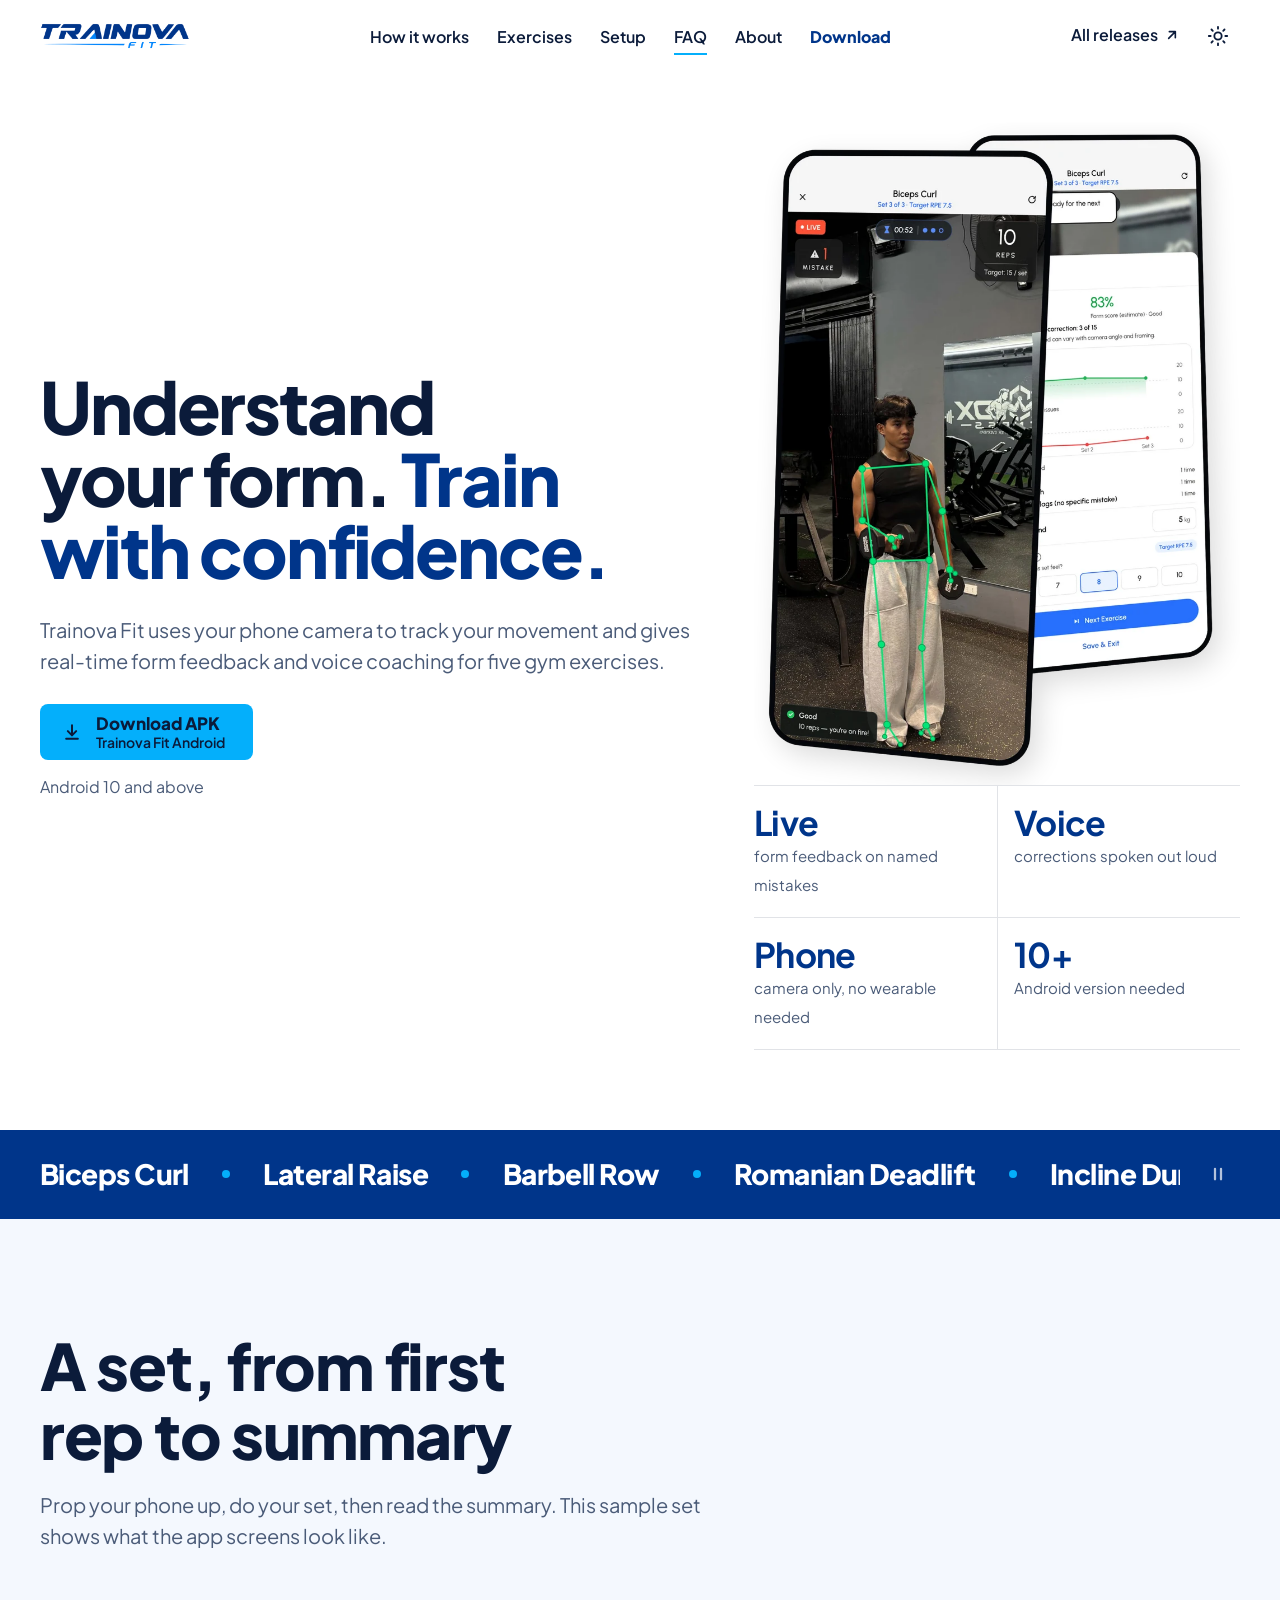
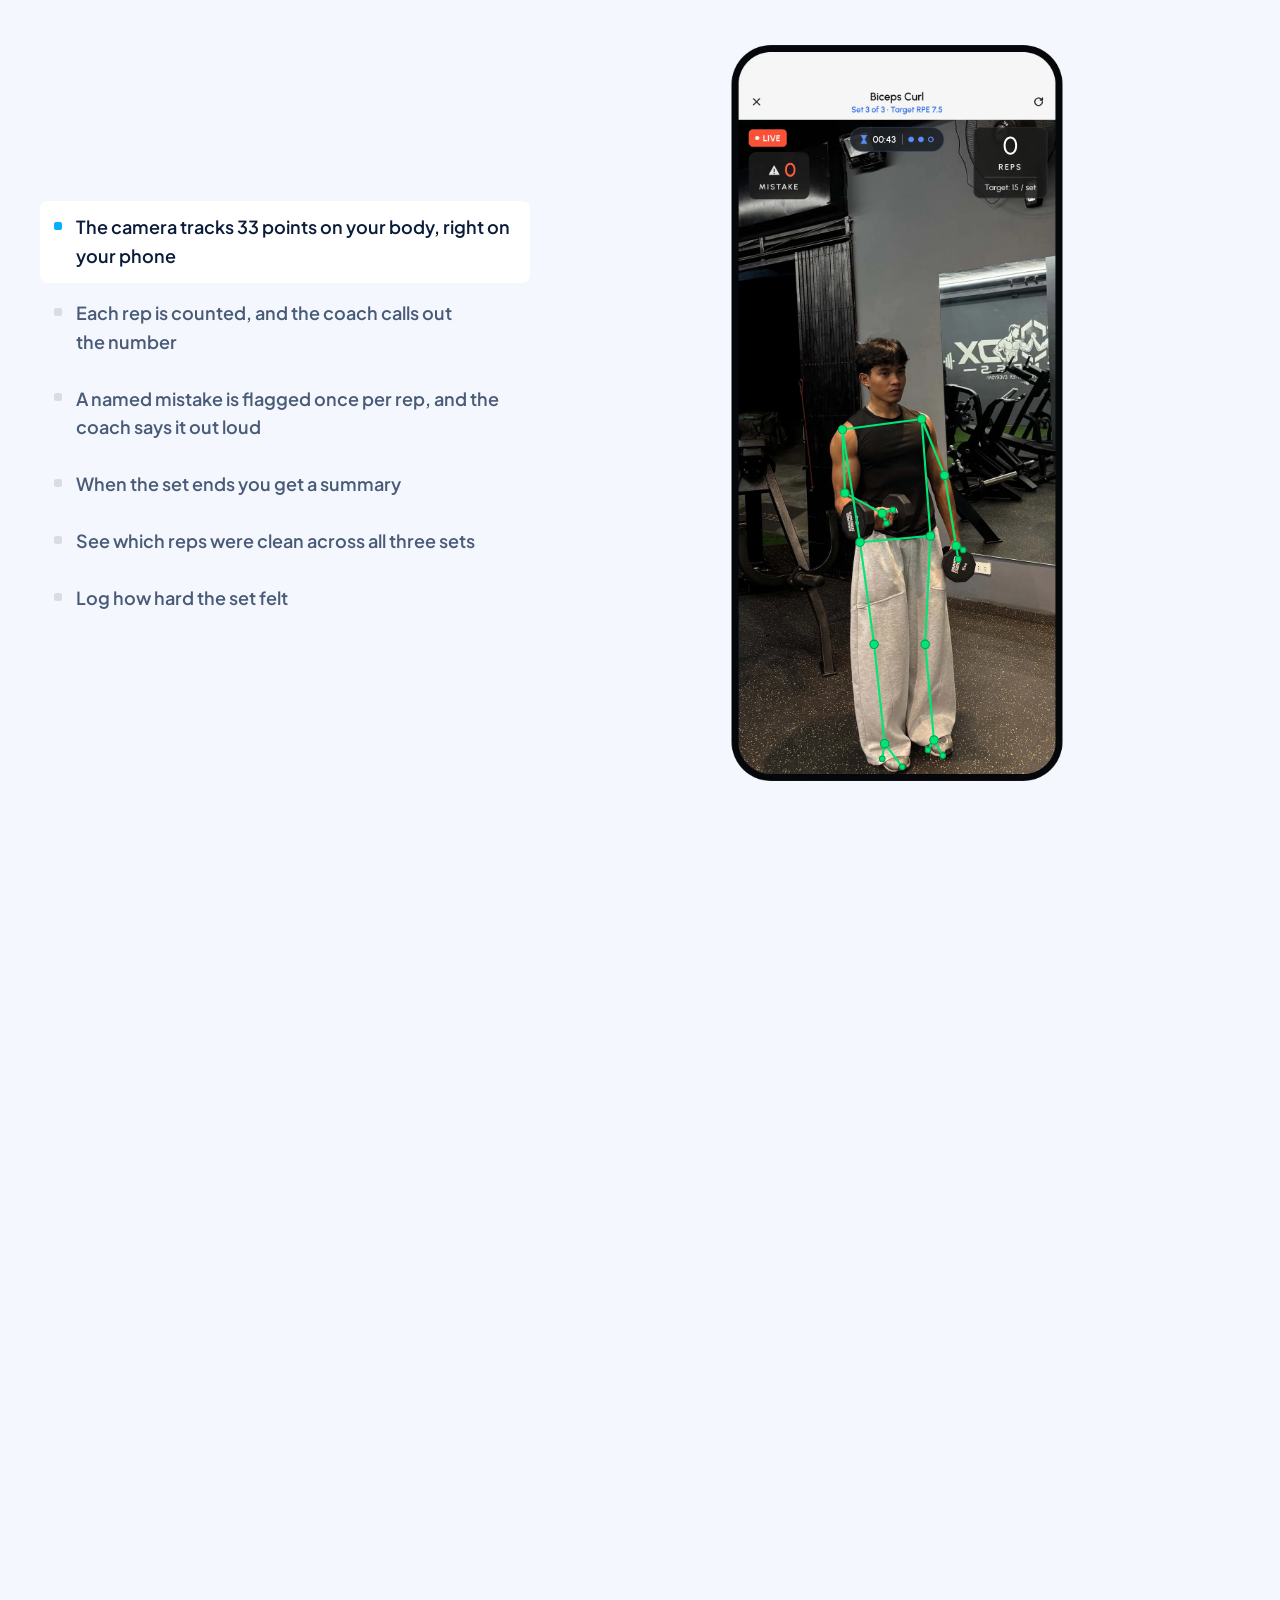
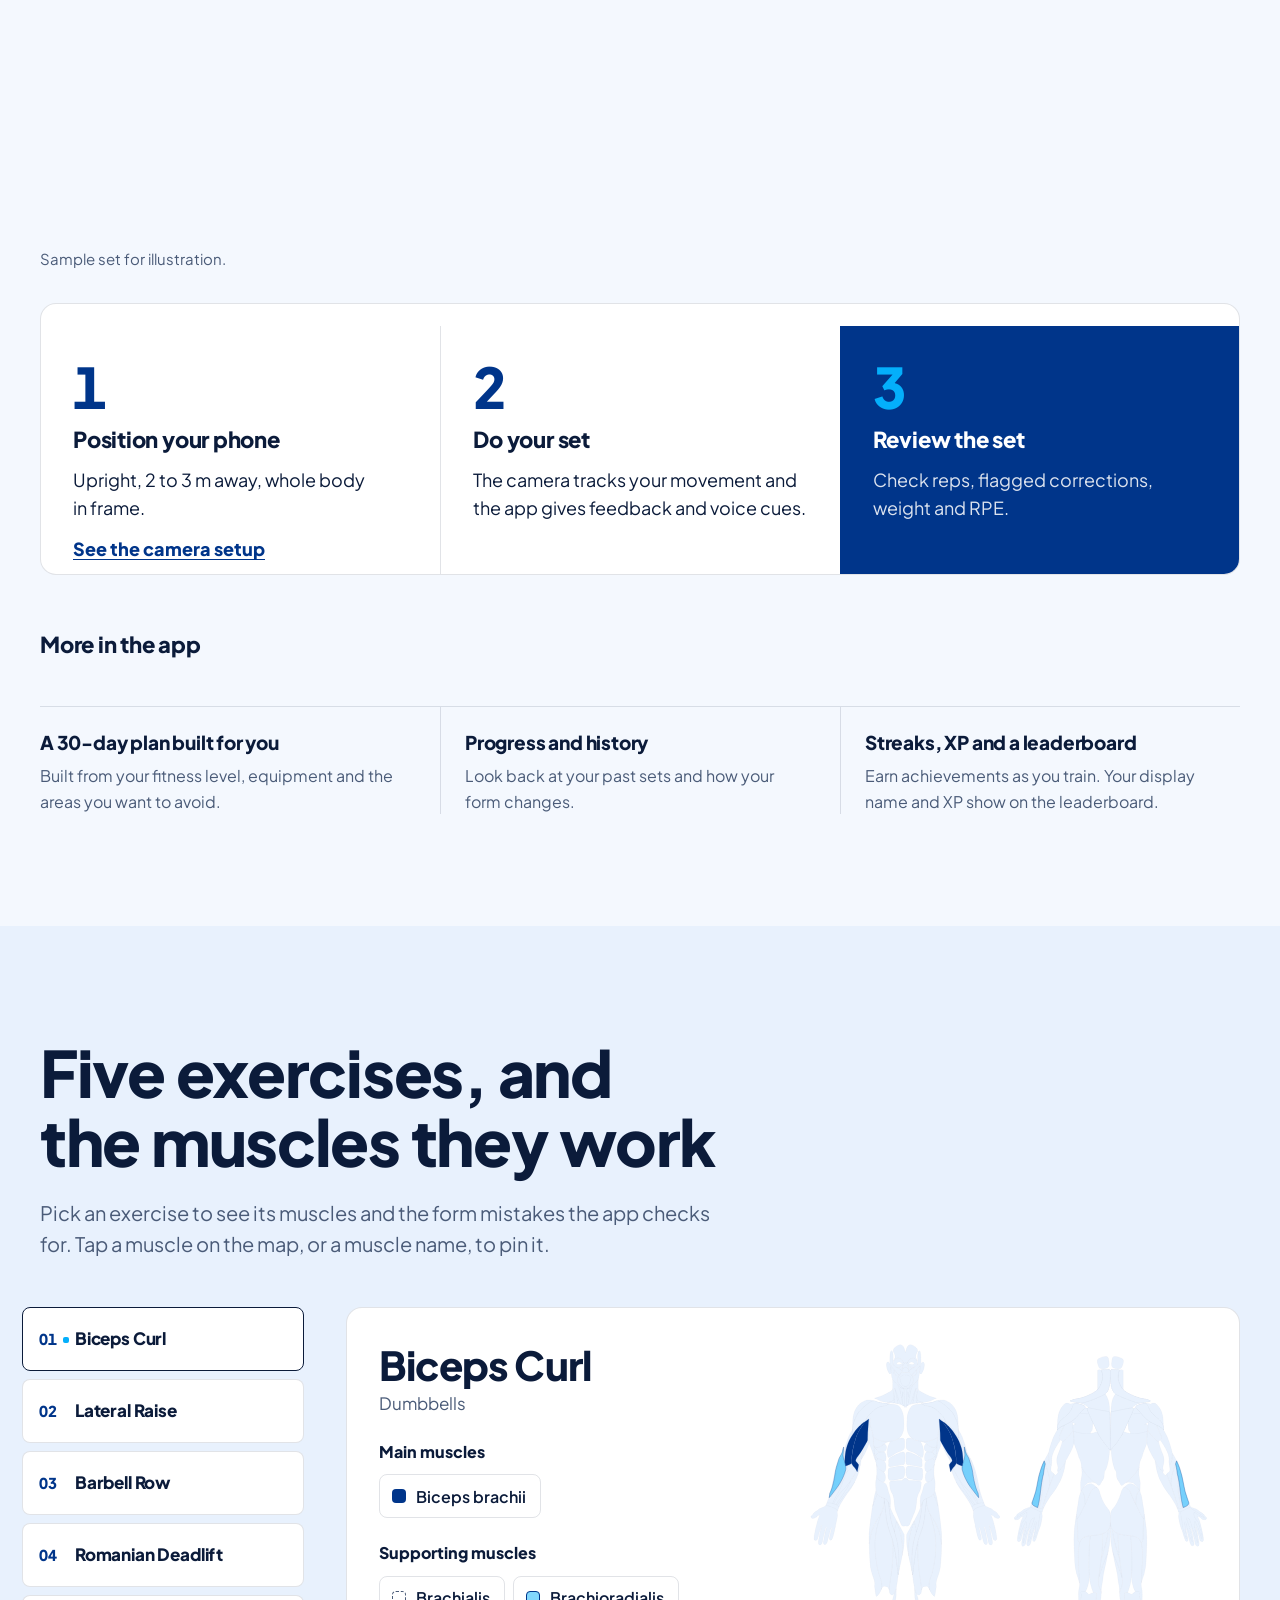
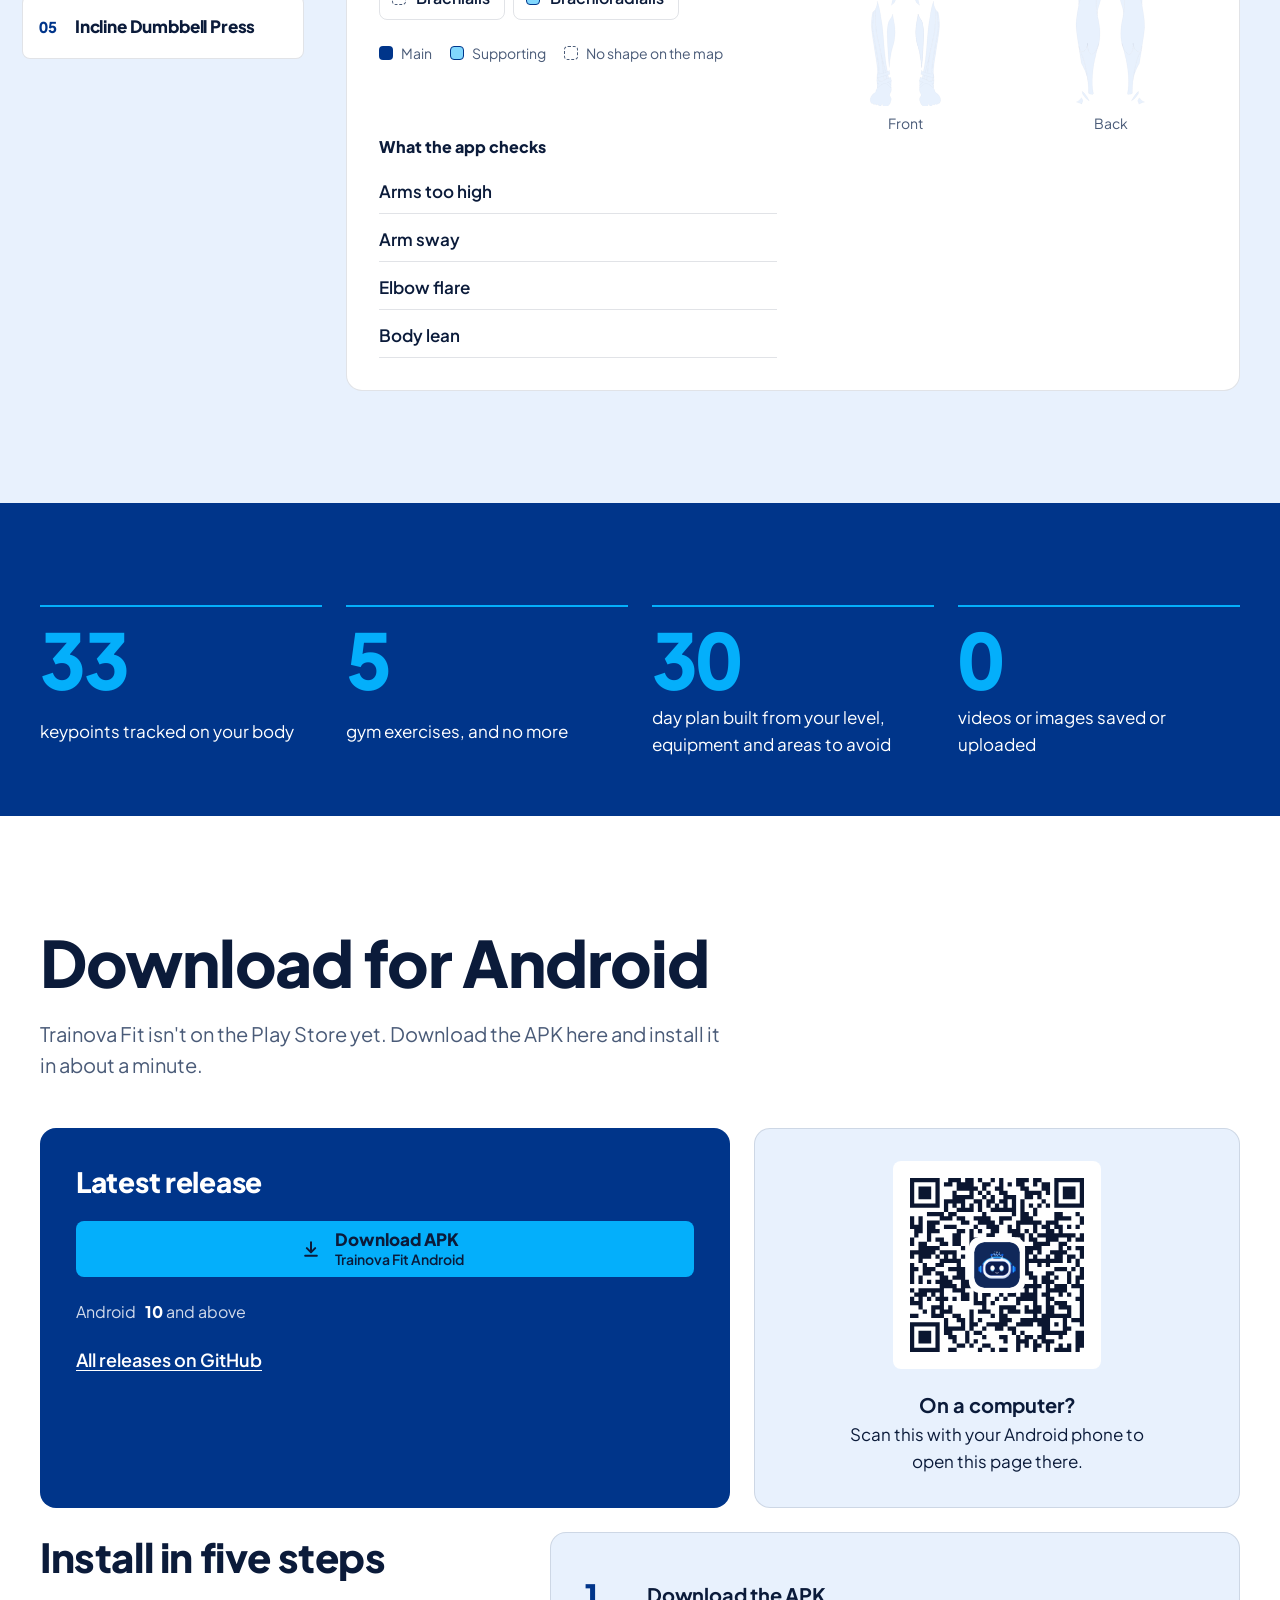
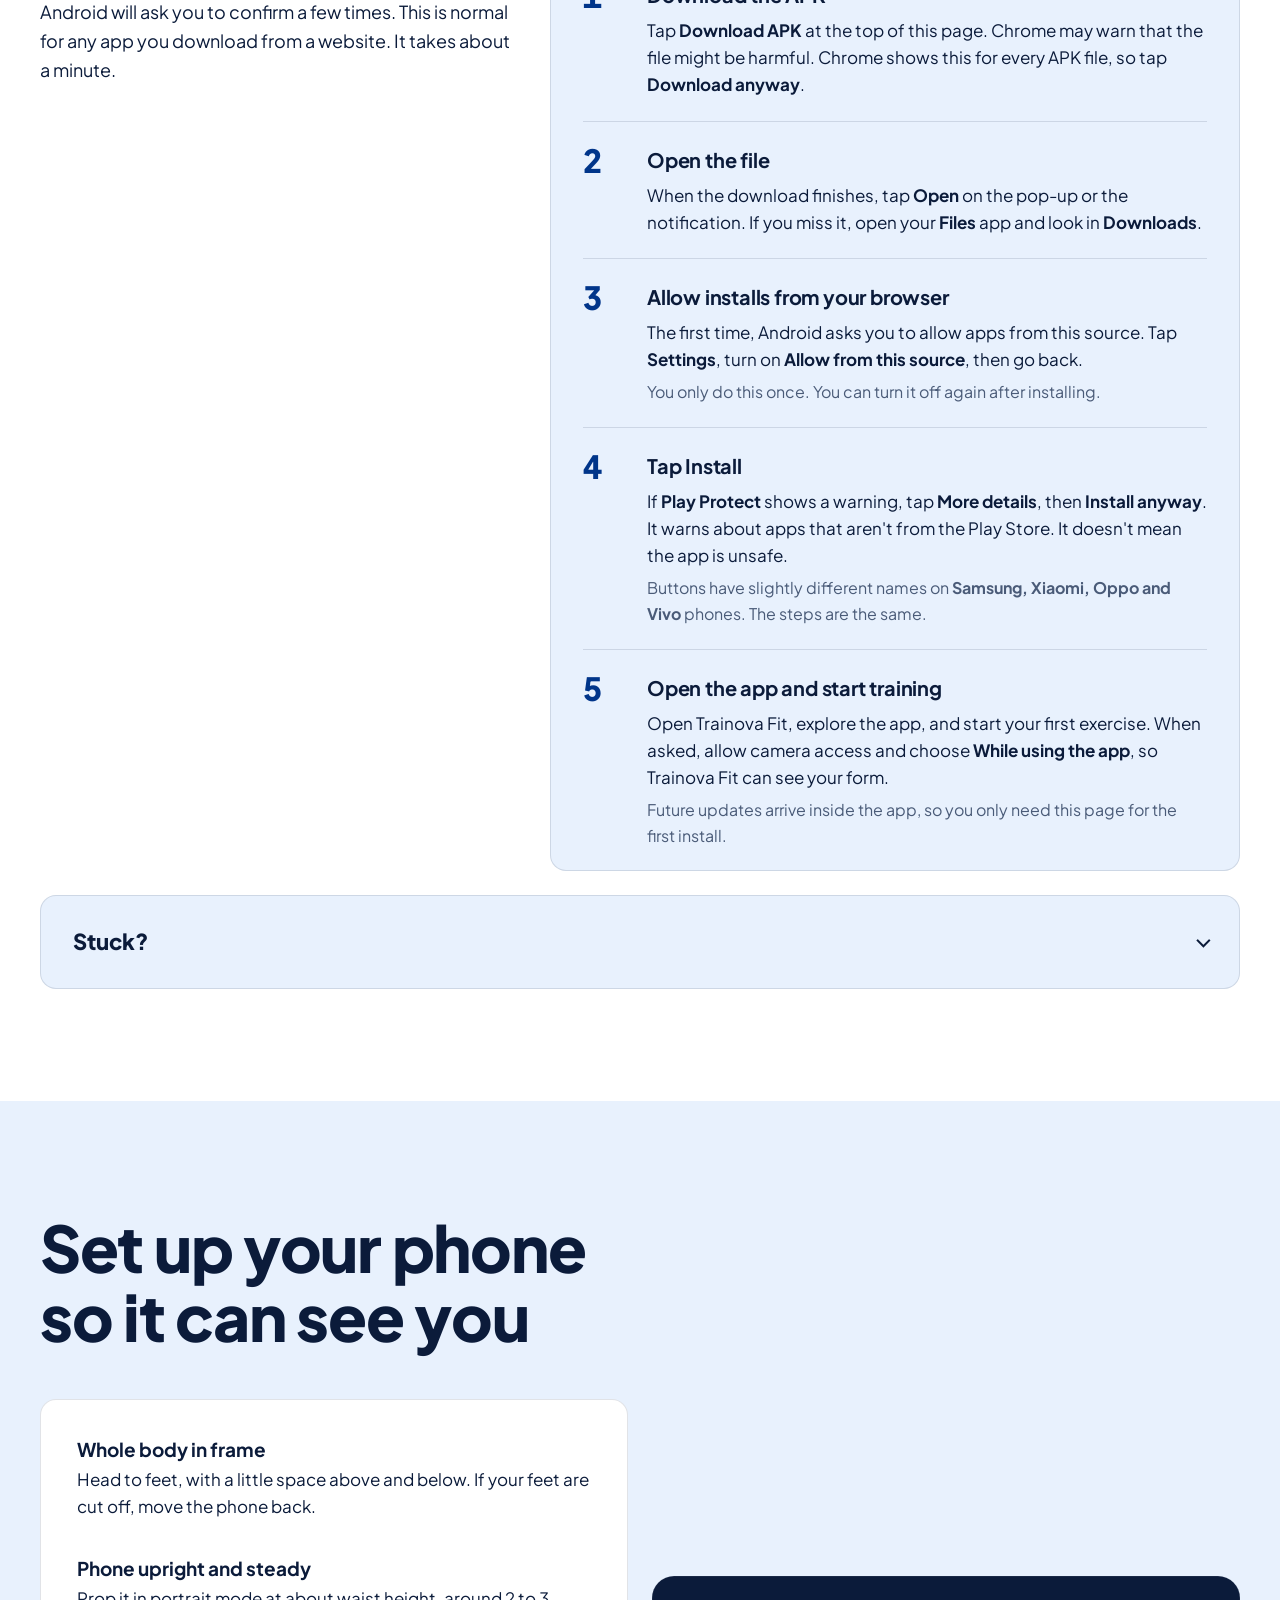
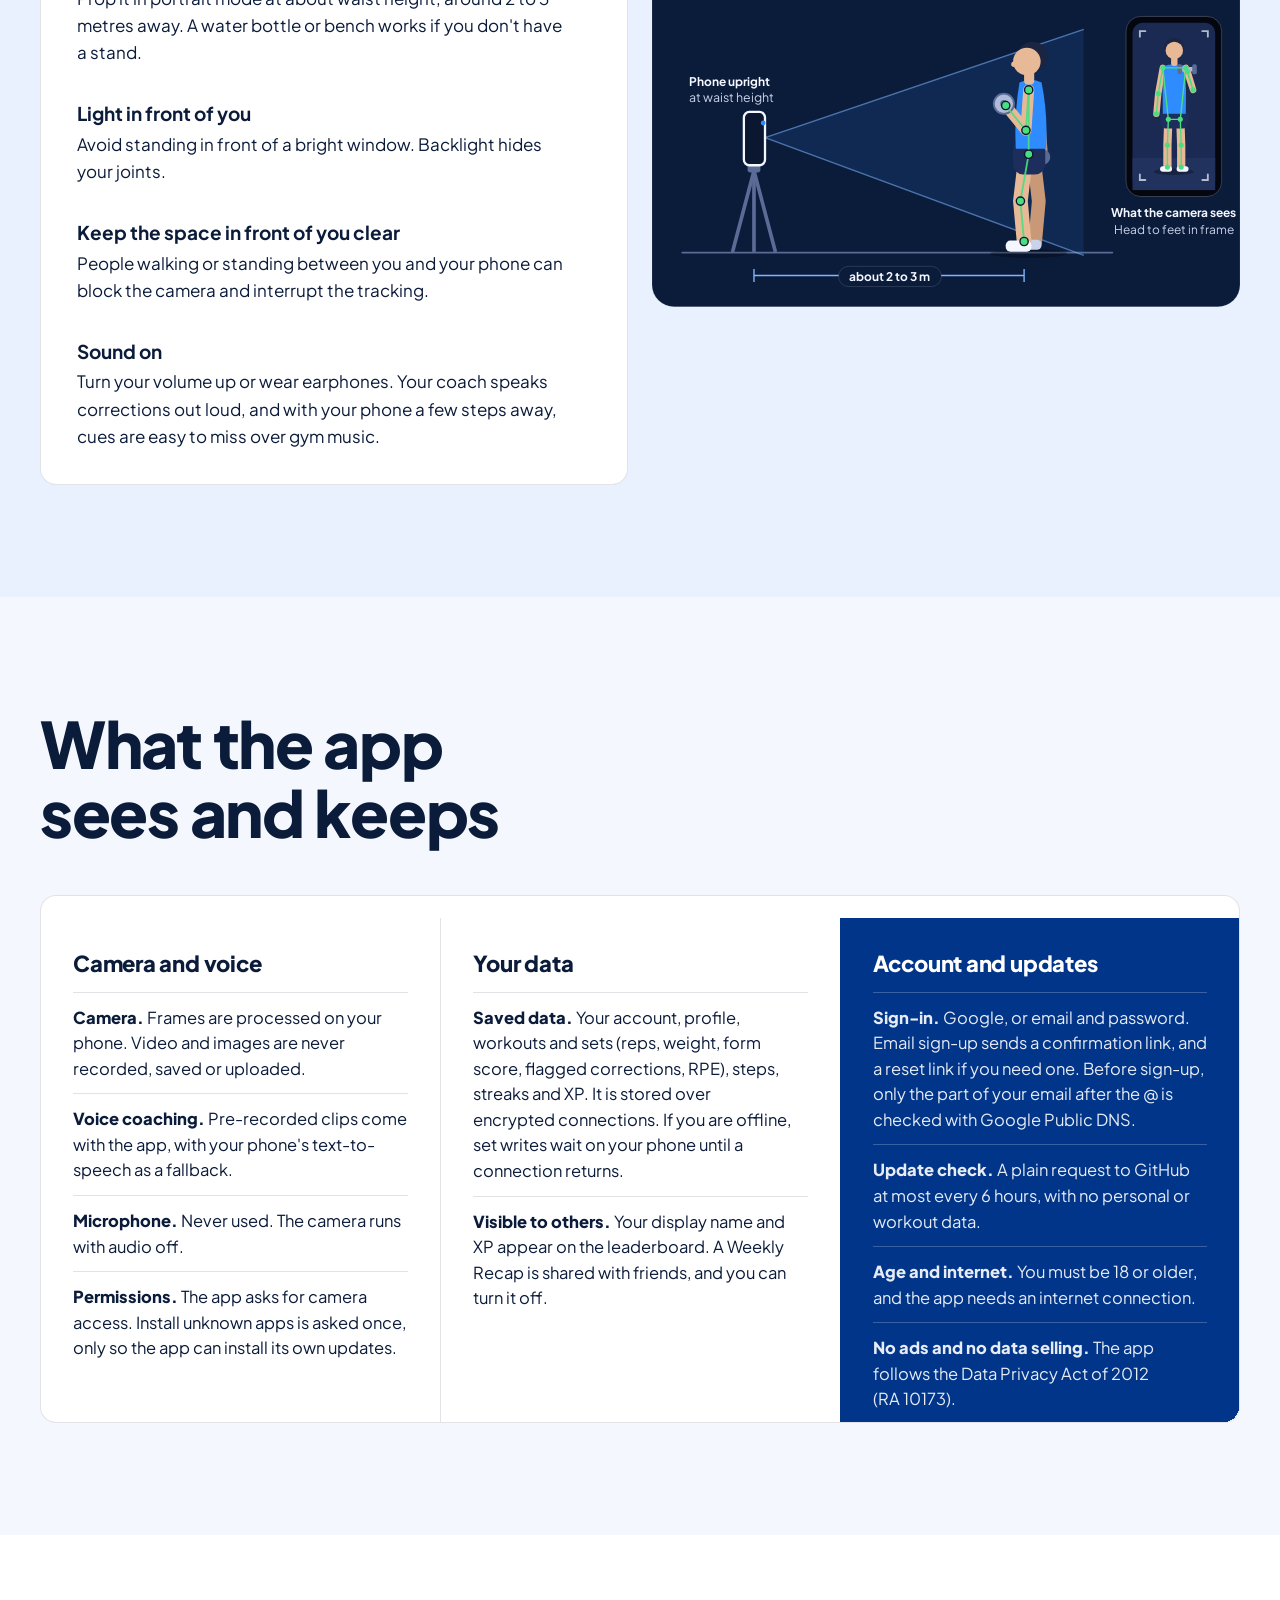
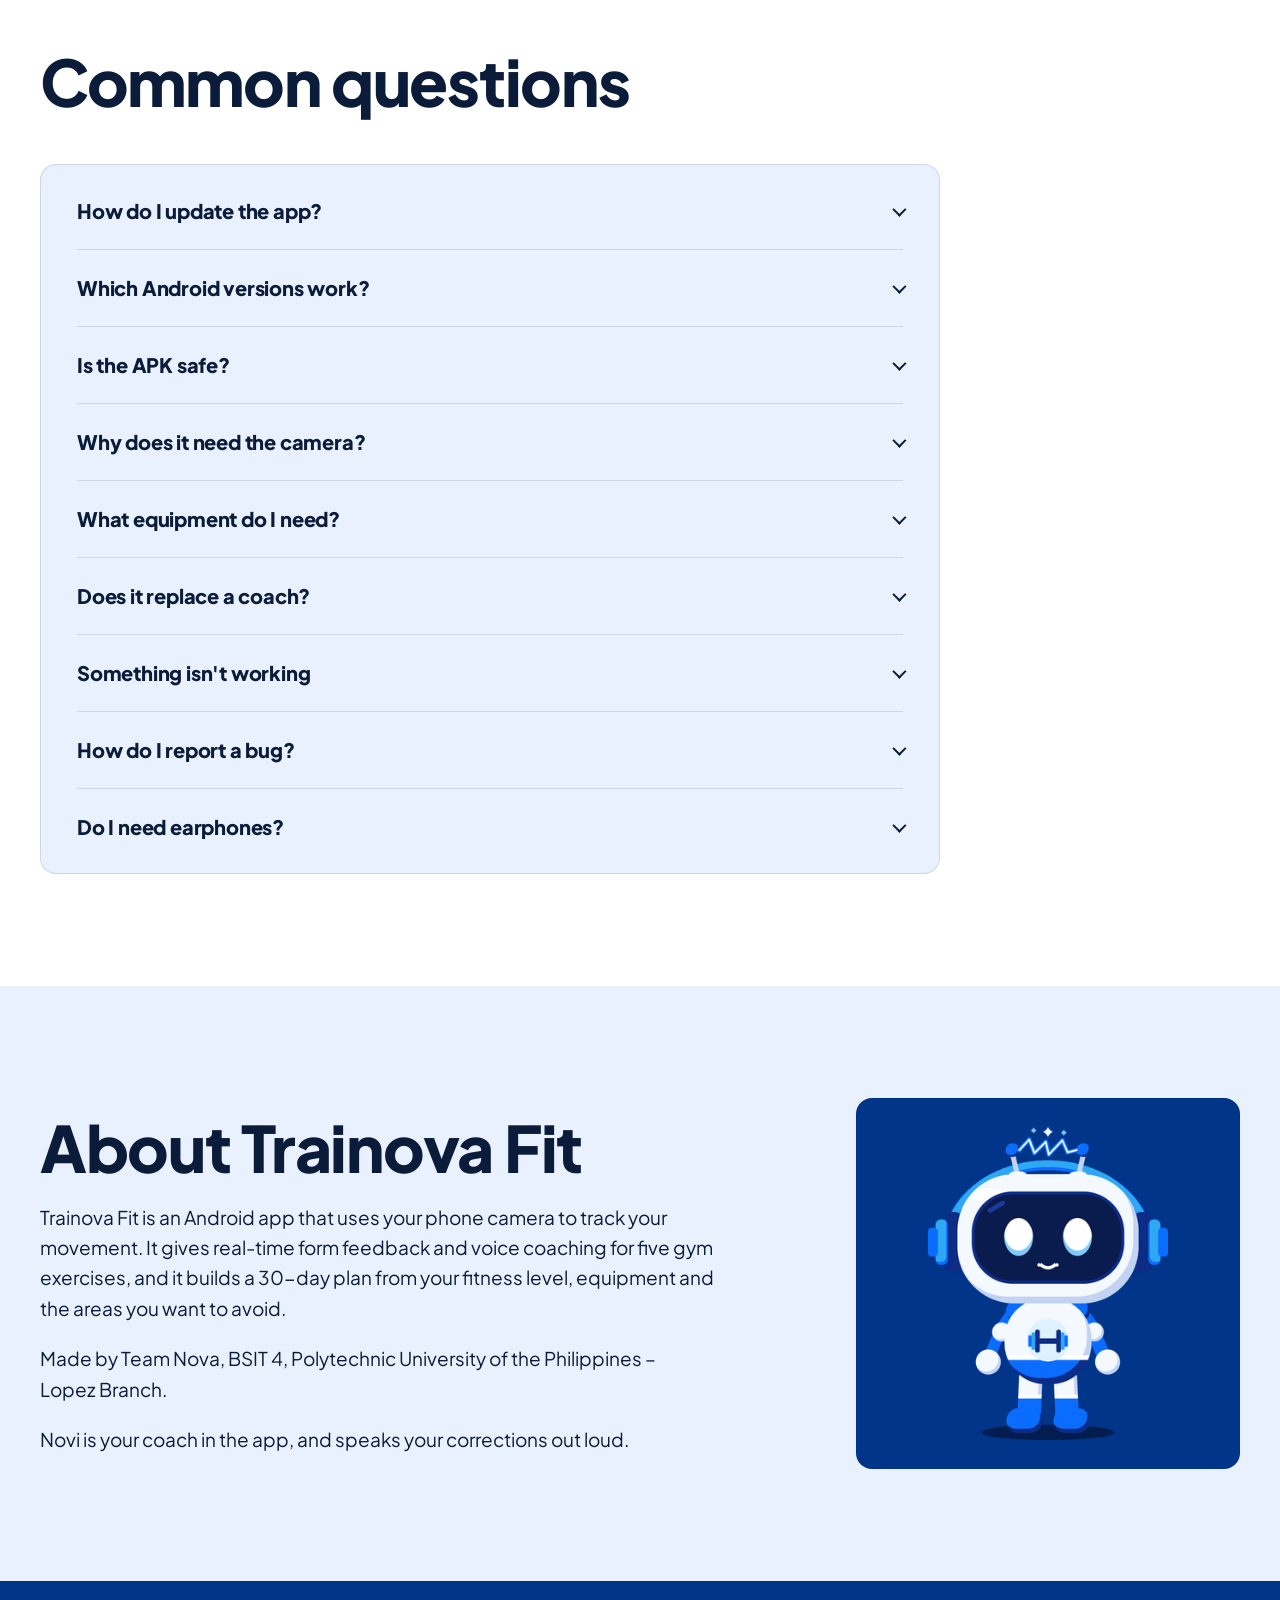
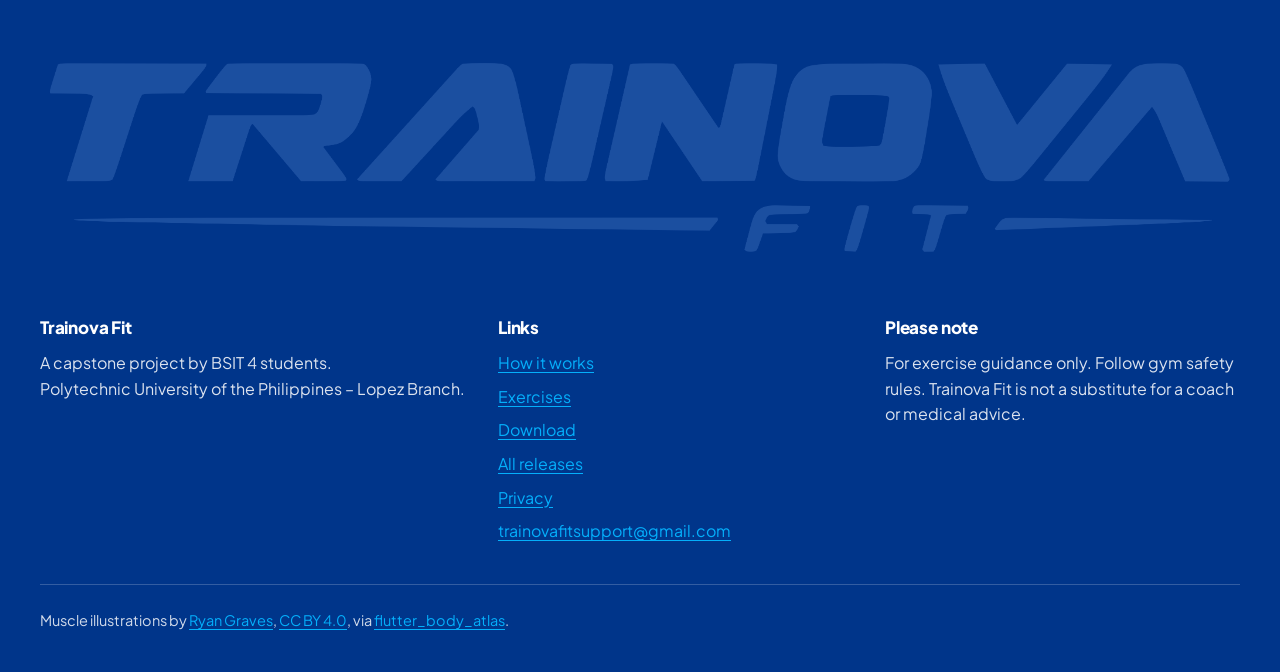
<file: index.html>
<!doctype html>
<html lang="en">
<head>
<meta charset="utf-8">
<meta name="viewport" content="width=device-width, initial-scale=1">
<title>Trainova Fit: Real-time form feedback for Android</title>
<meta name="description" content="Trainova Fit uses your phone camera to track your movement and gives real-time form feedback and voice coaching for five gym exercises.">
<link rel="canonical" href="https://trainova-fit.github.io/trainova-fit-release/">
<meta property="og:type" content="website">
<meta property="og:title" content="Trainova Fit: Real-time form feedback for Android">
<meta property="og:description" content="Understand your form. Train with confidence. Real-time form feedback and voice coaching for five gym exercises.">
<meta property="og:url" content="https://trainova-fit.github.io/trainova-fit-release/">
<meta property="og:image" content="https://trainova-fit.github.io/trainova-fit-release/assets/share/og-image.png">
<meta name="twitter:card" content="summary_large_image">
<meta name="theme-color" content="#FFFFFF" media="(prefers-color-scheme: light)">
<meta name="theme-color" content="#06122B" media="(prefers-color-scheme: dark)">
<link rel="icon" type="image/png" sizes="32x32" href="assets/share/favicon-32.png">
<link rel="apple-touch-icon" href="assets/share/apple-touch-icon.png">
<script>
(function () {
  var d = document.documentElement, t = null;
  try { t = localStorage.getItem('trainova-fit-theme'); } catch (e) {}
  if (t !== 'light' && t !== 'dark') t = matchMedia('(prefers-color-scheme: light)').matches ? 'light' : 'dark';
  d.setAttribute('data-theme', t); d.className += ' js';
  try {
    var nav = performance.getEntriesByType('navigation')[0];
    if (nav && nav.type === 'reload') {
      if ('scrollRestoration' in history) history.scrollRestoration = 'manual';
      if (location.hash) {
        history.replaceState(null, '', location.pathname + location.search);
        addEventListener('load', function () { scrollTo({ top: 0, behavior: 'instant' }); });
      }
    }
  } catch (e) {}
})();
</script>
<link rel="preconnect" href="https://fonts.googleapis.com">
<link rel="preconnect" href="https://fonts.gstatic.com" crossorigin>
<link rel="stylesheet" href="https://fonts.googleapis.com/css2?family=Plus+Jakarta+Sans:wght@400;600;800&display=swap">
<link rel="stylesheet" href="css/site.css">
</head>
<body id="top">
<a class="skip" href="#main">Skip to content</a>
<header class="hdr"><div class="wrap"><a class="brand" href="#top" aria-label="Trainova Fit home"><img class="w-dark" src="assets/brand/wordmark-white.png" alt="Trainova Fit" width="150" height="26"><img class="w-light" src="assets/brand/wordmark-navy.png" alt="" width="150" height="26"></a><nav class="nav" aria-label="Main"><ul><li><a href="#how-it-works">How it works</a></li><li><a href="#exercises">Exercises</a></li><li><a href="#setup">Setup</a></li><li><a href="#faq">FAQ</a></li><li><a href="#about">About</a></li><li><a class="dl-link" href="#download">Download</a></li></ul></nav><div class="hdr-tools"><a class="hdr-releases" data-href="releases" href="https://github.com/trainova-fit/trainova-fit-release/releases" target="_blank" rel="noopener">All releases<svg class="ext-ic" viewBox="0 0 24 24" aria-hidden="true"><path d="M7 17 17 7M8 7h9v9"/></svg><span class="vh"> (opens GitHub in a new tab)</span></a><button class="theme-btn" type="button" aria-label="Switch to light theme" title="Switch to light theme"><svg class="i-moon" viewBox="0 0 24 24" aria-hidden="true" fill="none" stroke="currentColor" stroke-width="2" stroke-linecap="round" stroke-linejoin="round"><path d="M21 12.79A9 9 0 1 1 11.21 3a7 7 0 0 0 9.79 9.79z"/></svg><svg class="i-sun" viewBox="0 0 24 24" aria-hidden="true" fill="none" stroke="currentColor" stroke-width="2" stroke-linecap="round" stroke-linejoin="round"><circle cx="12" cy="12" r="4"/><path d="M12 2v2M12 20v2M4.9 4.9l1.4 1.4M17.7 17.7l1.4 1.4M2 12h2M20 12h2M4.9 19.1l1.4-1.4M17.7 6.3l1.4-1.4"/></svg></button><button class="menu-btn" type="button" aria-label="Open menu" aria-expanded="false" aria-controls="menu-panel"><svg viewBox="0 0 24 24" aria-hidden="true" fill="none" stroke="currentColor" stroke-width="2.2" stroke-linecap="round"><path d="M4 7h16M4 12h16M4 17h16"/></svg></button></div></div><div class="menu-panel" id="menu-panel"><a href="#how-it-works">How it works</a><a href="#exercises">Exercises</a><a href="#setup">Setup</a><a href="#faq">FAQ</a><a href="#about">About</a><a class="ext" data-href="releases" href="https://github.com/trainova-fit/trainova-fit-release/releases" target="_blank" rel="noopener">All releases<svg class="ext-ic" viewBox="0 0 24 24" aria-hidden="true"><path d="M7 17 17 7M8 7h9v9"/></svg><span class="vh"> (opens GitHub in a new tab)</span></a><a class="dl-link" href="#download">Download</a></div></header>
<main id="main">

<section class="s-hero" aria-labelledby="hero-title">
  <div class="wrap hero-grid">
    <div class="hero-copy load">
      <h1 id="hero-title" style="--i:0">Understand your form. <em>Train with confidence.</em></h1>
      <p class="lede" style="--i:1">Trainova Fit uses your phone camera to track your movement and gives real-time form feedback and voice coaching for five gym exercises.</p>
      <div class="hero-cta" style="--i:2"><a class="btn" data-apk  href="https://github.com/trainova-fit/trainova-fit-release/releases/latest/download/trainova-fit.apk"><svg class="dl" viewBox="0 0 24 24" aria-hidden="true" fill="none" stroke="currentColor" stroke-width="2.4" stroke-linecap="round" stroke-linejoin="round"><path d="M12 4v11M7 11l5 5 5-5M5 20h14"/></svg><span class="btn-label"><b data-label>Download APK</b><small>Trainova Fit Android</small></span></a><p class="hero-meta"><span data-spec hidden>Version <b data-k="version"></b></span><span data-spec hidden>Size <b data-k="size"></b></span><span>Android 10 and above</span></p></div>
    </div>
    <div class="hero-media load">
      <div class="hero-phones" style="--i:3"><img class="p-dark" src="assets/hero/phones-dark.webp" width="868" height="1186" fetchpriority="high" alt="Trainova Fit on two phones. The front phone shows a live biceps curl with 10 reps, 1 mistake flagged and body keypoints drawn on the camera view. The phone behind it shows the set result with a form score estimate of 83 percent."><img class="p-light" src="assets/hero/phones-light.webp" width="868" height="1186" fetchpriority="high" alt="Trainova Fit on two phones. The front phone shows a live biceps curl with 10 reps, 1 mistake flagged and body keypoints drawn on the camera view. The phone behind it shows the set result with a form score estimate of 83 percent."></div>
      <div class="facts" style="--i:4">
        <div><b>Live</b><span>form feedback on named mistakes</span></div>
        <div><b>Voice</b><span>corrections spoken out loud</span></div>
        <div><b>Phone</b><span>camera only, no wearable needed</span></div>
        <div><b>10+</b><span>Android version needed</span></div>
      </div>
    </div>
  </div>
</section>

<section class="s-ticker" aria-label="The five exercises">
  <div class="wrap ticker-row">
    <div class="marquee" data-marquee>
      <ul class="marquee-track"><li>Biceps Curl</li><li>Lateral Raise</li><li>Barbell Row</li><li>Romanian Deadlift</li><li>Incline Dumbbell Press</li></ul>
      <ul class="marquee-track" aria-hidden="true"><li>Biceps Curl</li><li>Lateral Raise</li><li>Barbell Row</li><li>Romanian Deadlift</li><li>Incline Dumbbell Press</li></ul>
    </div>
    <button class="marquee-toggle" type="button" aria-pressed="false" aria-label="Pause the scrolling exercise names"><svg class="i-pause" viewBox="0 0 24 24" aria-hidden="true"><path d="M8 5v14M16 5v14"/></svg><svg class="i-play" viewBox="0 0 24 24" aria-hidden="true"><path d="M8 5l11 7-11 7z"/></svg></button>
  </div>
</section>

<section class="section s-how" id="how-it-works" aria-labelledby="how-title">
  <div class="wrap">
    <div class="section-head reveal">
      <h2 id="how-title">A set, from first rep to summary</h2>
      <p class="lede">Prop your phone up, do your set, then read the summary. This sample set shows what the app screens look like.</p>
    </div>
    <div class="track">
      <div class="stage">
        <ol class="notes" aria-label="Steps of a set">
          <li><button type="button">The camera tracks 33 points on your body, right on your phone</button></li>
          <li><button type="button">Each rep is counted, and the coach calls out the number</button></li>
          <li><button type="button">A named mistake is flagged once per rep, and the coach says it out loud</button></li>
          <li><button type="button">When the set ends you get a summary</button></li>
          <li><button type="button">See which reps were clean across all three sets</button></li>
          <li><button type="button">Log how hard the set felt</button></li>
        </ol>
        <div class="phones">
          <div>
            <div class="demo-phone" id="demo-a"><div class="ph" role="img" aria-label="Live set screen: Biceps Curl, set 3 of 3, 10 reps counted against a target of 15, one mistake flagged, timer at 00:52, and a Good form message."><img class="s-dark" src="assets/phone-previews/live-base-dark.webp" alt="" width="940" height="2090" loading="lazy"><img class="s-light" src="assets/phone-previews/live-base-light.webp" alt="" width="940" height="2090" loading="lazy"><svg xmlns="http://www.w3.org/2000/svg" viewBox="0 0 940 2090" class="live-overlay" id="live-ov" aria-hidden="true">
<style>
.live-overlay .kp-arm line{transition:stroke .2s}.live-overlay .kp-arm circle{transition:fill .2s,stroke .2s}
.live-overlay.is-flag .kp-arm line{stroke:#FF1744}.live-overlay.is-flag .kp-arm circle{fill:#FF1744;stroke:#C4001D}
.live-overlay #toast{transition:opacity .25s,transform .25s;transform-box:fill-box;transform-origin:left bottom}
.live-overlay #toast.is-hidden{opacity:0;transform:translateY(12px)}
.live-overlay [data-kind] .ic{display:none}.live-overlay [data-kind="good"] .ic-good,.live-overlay [data-kind="flag"] .ic-flag{display:inline}
</style>
<g id="kp" transform="translate(20 20)"><g fill="none" stroke="#00E676" stroke-width="6" stroke-linecap="round"><line x1="295" y1="1072" x2="520" y2="1042"/><line x1="520" y1="1042" x2="585" y2="1202"/><line x1="585" y1="1202" x2="618" y2="1402"/><line x1="618" y1="1402" x2="638" y2="1414"/><line x1="618" y1="1402" x2="624" y2="1440"/><line x1="295" y1="1072" x2="345" y2="1392"/><line x1="520" y1="1042" x2="545" y2="1374"/><line x1="345" y1="1392" x2="545" y2="1374"/><line x1="345" y1="1392" x2="385" y2="1682"/><line x1="385" y1="1682" x2="415" y2="1964"/><line x1="415" y1="1964" x2="408" y2="2007"/><line x1="415" y1="1964" x2="465" y2="2030"/><line x1="545" y1="1374" x2="530" y2="1682"/><line x1="530" y1="1682" x2="555" y2="1954"/><line x1="555" y1="1954" x2="538" y2="1982"/><line x1="555" y1="1954" x2="580" y2="1998"/></g><g fill="#00E676" stroke="#00A152" stroke-width="3"><circle cx="295" cy="1072" r="12"/><circle cx="520" cy="1042" r="12"/><circle cx="585" cy="1202" r="12"/><circle cx="618" cy="1402" r="12"/><circle cx="638" cy="1414" r="8"/><circle cx="624" cy="1440" r="8"/><circle cx="345" cy="1392" r="12"/><circle cx="545" cy="1374" r="12"/><circle cx="385" cy="1682" r="12"/><circle cx="530" cy="1682" r="12"/><circle cx="415" cy="1964" r="12"/><circle cx="555" cy="1954" r="12"/><circle cx="408" cy="2007" r="8"/><circle cx="465" cy="2030" r="8"/><circle cx="538" cy="1982" r="8"/><circle cx="580" cy="1998" r="8"/></g><g fill="none" stroke="#00E676" class="kp-arm" stroke-width="6" stroke-linecap="round"><line x1="295" y1="1072" x2="302" y2="1252"/><line x1="302" y1="1252" x2="408" y2="1310"/><line x1="408" y1="1310" x2="438" y2="1300"/><line x1="408" y1="1310" x2="420" y2="1338"/></g><g fill="#00E676" stroke="#00A152" class="kp-arm" stroke-width="3"><circle cx="302" cy="1252" r="12"/><circle cx="408" cy="1310" r="12"/><circle cx="438" cy="1300" r="8"/><circle cx="420" cy="1338" r="8"/></g></g>
<g id="timer" data-x="401.2" data-y="277.2" data-size="26.5" data-weight="600" data-align="left" fill="#FFFFFF"></g>
<g id="mistakes" data-x="150.25" data-y="373.5" data-size="55" data-weight="600" data-align="left" fill="#FF5A3C"></g>
<g id="reps" data-x="792" data-y="310.6" data-size="71.5" data-weight="500" data-align="center" fill="#FFFFFF"></g>
<g id="toast" data-kind="good" class="is-hidden">
<rect x="44.5" y="1945.5" width="354" height="110" rx="16" fill="#131715" fill-opacity=".92" stroke="#FFFFFF" stroke-opacity=".1" stroke-width="1.5"/>
<g class="ic ic-good"><circle cx="80.5" cy="1980.5" r="13" fill="#22C55E"/><path d="M74 1981l5 5 9-10" fill="none" stroke="#fff" stroke-width="3.6" stroke-linecap="round" stroke-linejoin="round"/></g>
<g class="ic ic-flag"><circle cx="80.5" cy="1980.5" r="13" fill="#FF1744"/><path d="M80.5 1973.5v8.5" stroke="#fff" stroke-width="3.6" stroke-linecap="round"/><circle cx="80.5" cy="1987.5" r="2.1" fill="#fff"/></g>
<g id="toast-title" data-x="111.6" data-y="1990" data-size="27" data-weight="600" data-align="left" fill="#FFFFFF"></g>
<g id="toast-msg" data-x="111.05" data-y="2029.1" data-size="25" data-weight="500" data-align="left" fill="#F2F2F2"></g>
</g>
</svg></div></div>
            <ul class="m-notes"><li>The camera tracks 33 points on your body, right on your phone.</li><li>Each rep is counted, and the coach calls out the number.</li><li>A named mistake is flagged once per rep, and the coach says it out loud.</li></ul>
          </div>
          <div class="m-div"></div>
          <div>
            <div class="demo-phone" id="demo-b"><div class="ph" role="img" aria-label="Set result screen: Biceps Curl, final set complete, 15 reps, form score estimate 83 percent Good, 3 of 15 reps flagged, weight 5 kg, actual RPE 8."><img class="s-dark" src="assets/phone-previews/phone-result-dark.webp" alt="" width="940" height="2090" loading="lazy"><img class="s-light" src="assets/phone-previews/phone-result-light.webp" alt="" width="940" height="2090" loading="lazy"></div></div>
            <ul class="m-notes"><li>When the set ends you get a summary.</li><li>See which reps were clean across all three sets.</li><li>Log how hard the set felt.</li></ul>
          </div>
        </div>
      </div>
    </div>
    <p class="demo-caption">Sample set for illustration.</p>
    <div class="steps3 stagger" style="margin-top:32px">
      <div class="card"><span class="num" aria-hidden="true">1</span><h3>Position your phone</h3><p>Upright, 2 to 3 m away, whole body in frame.</p><a href="#setup">See the camera setup</a></div>
      <div class="card"><span class="num" aria-hidden="true">2</span><h3>Do your set</h3><p>The camera tracks your movement and the app gives feedback and voice cues.</p></div>
      <div class="card sig"><span class="num" aria-hidden="true">3</span><h3>Review the set</h3><p>Check reps, flagged corrections, weight and RPE.</p></div>
    </div>
    <h3 class="more-title">More in the app</h3>
    <div class="more reveal">
      <div><h3>A 30-day plan built for you</h3><p>Built from your fitness level, equipment and the areas you want to avoid.</p></div>
      <div><h3>Progress and history</h3><p>Look back at your past sets and how your form changes.</p></div>
      <div><h3>Streaks, XP and a leaderboard</h3><p>Earn achievements as you train. Your display name and XP show on the leaderboard.</p></div>
    </div>
  </div>
</section>

<section class="section s-ex" id="exercises" aria-labelledby="ex-title">
  <div class="wrap">
    <div class="section-head reveal">
      <h2 id="ex-title">Five exercises, and the muscles they work</h2>
      <p class="lede">Pick an exercise to see its muscles and the form mistakes the app checks for. Tap a muscle on the map, or a muscle name, to pin it.</p>
    </div>
    <div class="ex-grid">
      <div class="ex-list stagger" id="ex-list" role="tablist" aria-label="Exercises" aria-orientation="vertical"><button type="button" role="tab" id="ex-tab-0" data-i="0" aria-selected="true" aria-controls="ex-panel" tabindex="0"><span class="num" aria-hidden="true">01</span>Biceps Curl</button><button type="button" role="tab" id="ex-tab-1" data-i="1" aria-selected="false" aria-controls="ex-panel" tabindex="-1"><span class="num" aria-hidden="true">02</span>Lateral Raise</button><button type="button" role="tab" id="ex-tab-2" data-i="2" aria-selected="false" aria-controls="ex-panel" tabindex="-1"><span class="num" aria-hidden="true">03</span>Barbell Row</button><button type="button" role="tab" id="ex-tab-3" data-i="3" aria-selected="false" aria-controls="ex-panel" tabindex="-1"><span class="num" aria-hidden="true">04</span>Romanian Deadlift</button><button type="button" role="tab" id="ex-tab-4" data-i="4" aria-selected="false" aria-controls="ex-panel" tabindex="-1"><span class="num" aria-hidden="true">05</span>Incline Dumbbell Press</button></div>
      <div class="ex-panel" id="ex-panel" role="tabpanel" aria-labelledby="ex-tab-0">
        <div class="ex-info">
          <div><h3 id="ex-name"></h3><p class="ex-eq" id="ex-eq"></p></div>
          <div><h4>Main muscles</h4><ul class="chips" id="ex-main"></ul></div>
          <div><h4>Supporting muscles</h4><ul class="chips" id="ex-support"></ul></div>
          <div class="map-key" aria-hidden="true"><span><i class="sw sw-p"></i>Main</span><span><i class="sw sw-s"></i>Supporting</span><span><i class="sw sw-n"></i>No shape on the map</span></div>
          <p class="ex-live" id="ex-live" role="status" aria-live="polite"></p>
          <div><h4>What the app checks</h4><ul class="faults" id="ex-faults"></ul></div>
        </div>
        <div class="ex-map">
          <div class="atlas-toggle" role="group" aria-label="Body view"><button type="button" data-side="front" aria-pressed="true">Front</button><button type="button" data-side="back" aria-pressed="false">Back</button></div>
          <div class="atlas-pair">
            <figure class="atlas-fig" id="fig-front"><div class="atlas-box" id="atlas-front"></div><figcaption>Front</figcaption></figure>
            <figure class="atlas-fig" id="fig-back"><div class="atlas-box" id="atlas-back"></div><figcaption>Back</figcaption></figure>
          </div>
        </div>
      </div>
    </div>
  </div>
</section>

<section class="s-proof" aria-label="The app in numbers">
  <div class="wrap proof stagger">
    <div><b class="count" data-count="33"><span class="vh">33</span><span aria-hidden="true">33</span></b><span>keypoints tracked on your body</span></div>
    <div><b class="count" data-count="5"><span class="vh">5</span><span aria-hidden="true">5</span></b><span>gym exercises, and no more</span></div>
    <div><b class="count" data-count="30"><span class="vh">30</span><span aria-hidden="true">30</span></b><span>day plan built from your level, equipment and areas to avoid</span></div>
    <div><b>0</b><span>videos or images saved or uploaded</span></div>
  </div>
</section>

<section class="section s-dl" id="download" aria-labelledby="dl-title">
  <div class="wrap">
    <div class="section-head reveal">
      <h2 id="dl-title">Download for Android</h2>
      <p class="lede">Trainova Fit isn't on the Play Store yet. Download the APK here and install it in about a minute.</p>
    </div>
    <div class="dl-grid">
      <div class="rel">
        <h3>Latest release</h3>
        <a class="btn" data-apk  href="https://github.com/trainova-fit/trainova-fit-release/releases/latest/download/trainova-fit.apk"><svg class="dl" viewBox="0 0 24 24" aria-hidden="true" fill="none" stroke="currentColor" stroke-width="2.4" stroke-linecap="round" stroke-linejoin="round"><path d="M12 4v11M7 11l5 5 5-5M5 20h14"/></svg><span class="btn-label"><b data-label>Download APK</b><small>Trainova Fit Android</small></span></a>
        <p class="specs">
          <span data-spec hidden>Version <b class="mono" data-k="version"></b></span>
          <span data-spec hidden>Size <b data-k="size"></b></span>
          <span data-spec hidden>Released <b data-k="date"></b></span>
          <span>Android <b>10</b> and above</span>
        </p>
        <p class="whats" data-spec hidden><strong>What's new</strong><span data-k="notes"></span></p>
        <p class="sha" data-spec hidden><span>SHA-256</span><span class="mono" data-k="sha"></span><button class="copy" type="button" id="copy-sha">Copy</button></p>
        <div id="history" hidden><ul></ul></div>
        <p class="links"><a data-href="releases" href="https://github.com/trainova-fit/trainova-fit-release/releases">All releases on GitHub</a></p>
      </div>
      <div class="qr">
        <img src="assets/qr.svg" alt="QR code for trainova-fit.github.io/trainova-fit-release" width="208" height="208" loading="lazy">
        <p><strong>On a computer?</strong>Scan this with your Android phone to open this page there.</p>
      </div>
    </div>
    <div class="install" id="install">
      <div class="install-intro reveal">
        <h3>Install in five steps</h3>
        <p>Android will ask you to confirm a few times. This is normal for any app you download from a website. It takes about a minute.</p>
      </div>
      <ol class="steps stagger"><li><span class="num" aria-hidden="true">1</span><div><h4>Download the APK</h4><p>Tap <b>Download APK</b> at the top of this page. Chrome may warn that the file might be harmful. Chrome shows this for every APK file, so tap <b>Download anyway</b>.</p></div></li><li><span class="num" aria-hidden="true">2</span><div><h4>Open the file</h4><p>When the download finishes, tap <b>Open</b> on the pop-up or the notification. If you miss it, open your <b>Files</b> app and look in <b>Downloads</b>.</p></div></li><li><span class="num" aria-hidden="true">3</span><div><h4>Allow installs from your browser</h4><p>The first time, Android asks you to allow apps from this source. Tap <b>Settings</b>, turn on <b>Allow from this source</b>, then go back.</p><p class="note">You only do this once. You can turn it off again after installing.</p></div></li><li><span class="num" aria-hidden="true">4</span><div><h4>Tap Install</h4><p>If <b>Play Protect</b> shows a warning, tap <b>More details</b>, then <b>Install anyway</b>. It warns about apps that aren't from the Play Store. It doesn't mean the app is unsafe.</p><p class="note">Buttons have slightly different names on <b>Samsung, Xiaomi, Oppo and Vivo</b> phones. The steps are the same.</p></div></li><li><span class="num" aria-hidden="true">5</span><div><h4>Open the app and start training</h4><p>Open Trainova Fit, explore the app, and start your first exercise. When asked, allow camera access and choose <b>While using the app</b>, so Trainova Fit can see your form.</p><p class="note">Future updates arrive inside the app, so you only need this page for the first install.</p></div></li></ol>
      <details class="stuck"><summary>Stuck?</summary><dl><div><dt>"App not installed"</dt><dd>There may not be enough free storage, or an early test build is still installed. Free up some space or uninstall the old copy, then try again.</dd></div><div><dt>Nothing happens when I tap the file</dt><dd>Open it from the <b>Files</b> app instead of the browser, and allow that app in step 3.</dd></div><div><dt>The update failed in the app</dt><dd>Check that you're online and have free storage, then try again from <b>Settings → System → Updates</b>. Still failing? Download the newest version from this page and install it over the old one. Your data stays.</dd></div><div><dt>Asked to uninstall when updating</dt><dd>You shouldn't be. Updates install over the current app. It only happens with early test builds, which were signed with a different key. Uninstall that copy once, install the latest version, and later updates work normally.</dd></div><div><dt>I have an iPhone</dt><dd>Trainova Fit is Android only for now.</dd></div><div><dt>Something else</dt><dd>Email <span class="mono">trainovafitsupport@gmail.com</span> with your phone model, Android version and a screenshot.</dd></div></dl></details>
    </div>
  </div>
</section>

<section class="section s-setup" id="setup" aria-labelledby="setup-title">
  <div class="wrap">
    <div class="section-head reveal">
      <h2 id="setup-title">Set up your phone so it can see you</h2>
    </div>
    <div class="setup-grid">
      <ul class="setup-card reveal">
        <li><b>Whole body in frame</b>Head to feet, with a little space above and below. If your feet are cut off, move the phone back.</li>
        <li><b>Phone upright and steady</b>Prop it in portrait mode at about waist height, around 2 to 3 metres away. A water bottle or bench works if you don't have a stand.</li>
        <li><b>Light in front of you</b>Avoid standing in front of a bright window. Backlight hides your joints.</li>
        <li><b>Keep the space in front of you clear</b>People walking or standing between you and your phone can block the camera and interrupt the tracking.</li>
        <li><b>Sound on</b>Turn your volume up or wear earphones. Your coach speaks corrections out loud, and with your phone a few steps away, cues are easy to miss over gym music.</li>
      </ul>
      <div class="setup-fig"><svg xmlns="http://www.w3.org/2000/svg" viewBox="0 0 640 360" class="setup-svg" role="img" aria-label="Phone upright at waist height, about 2 to 3 metres from you, with your whole body in view of the camera">
  <rect width="640" height="360" rx="24" class="su-panel"/>
  <rect x="32" y="300" width="470" height="2" rx="1" class="su-floor"/>
  <g class="su-cone">
    <path d="M123 176 L470 58 L470 304 Z" fill="#2F8CFF" fill-opacity=".12"/>
    <path d="M123 176 L470 58 M123 176 L470 304" stroke="#7FB6FF" stroke-opacity=".55" stroke-width="1.5" fill="none"/>
  </g>
  <g stroke="#5A6B95" stroke-width="4" stroke-linecap="round">
    <path d="M111 212 L88 299"/><path d="M111 212 L134 299"/><path d="M111 212 L111 299"/>
  </g>
  <rect x="104" y="204" width="14" height="10" rx="3" fill="#5A6B95"/>
  <rect x="100" y="148" width="23" height="58" rx="6" fill="#0B1630" stroke="#F4F7FF" stroke-width="2.5"/>
  <circle cx="121" cy="160" r="2.6" fill="#2F8CFF"/>
  <ellipse cx="410" cy="302" rx="42" ry="5" fill="#000" fill-opacity=".28"/>
  <path d="M419 126 L423 162 L425 190" stroke="#C99877" stroke-width="11" stroke-linecap="round" stroke-linejoin="round" fill="none"/>
  <circle cx="425" cy="197" r="8.5" fill="#5A6B95"/>
  <path d="M415 194 L421 245 L417 289" stroke="#C99877" stroke-width="15" stroke-linecap="round" stroke-linejoin="round" fill="none"/>
  <rect x="397" y="287" width="27" height="11" rx="5" fill="#C9D3EA"/>
  <path d="M407 194 L401 245 L405 289" stroke="#E8B996" stroke-width="16" stroke-linecap="round" stroke-linejoin="round" fill="none"/>
  <rect x="385" y="288" width="28" height="12" rx="5" fill="#F4F7FF"/>
  <rect x="393" y="178" width="35" height="38" rx="11" fill="#1E2E5C"/>
  <path d="M400 116 Q 394 150 396 188 L429 188 Q 431 150 424 116 Q 412 110 400 116 Z" fill="#2F8CFF"/>
  <rect x="405" y="102" width="11" height="16" rx="4" fill="#E8B996"/>
  <circle cx="414" cy="88" r="16.5" fill="#1B2440"/>
  <circle cx="408" cy="93" r="15" fill="#E8B996"/>
  <circle cx="394" cy="96" r="3" fill="#E8B996"/>
  <path d="M410 124 L407 168 L385 141" stroke="#E8B996" stroke-width="12" stroke-linecap="round" stroke-linejoin="round" fill="none"/>
  <circle cx="383" cy="139" r="11" fill="#AEBBD9" stroke="#5A6B95" stroke-width="2"/>
  <circle cx="383" cy="139" r="4" fill="#5A6B95"/>
  <g class="su-kp">
    <g stroke="#4ADE80" stroke-width="2" stroke-opacity=".9" fill="none">
      <path d="M410 124 L407 168 L385 141"/>
      <path d="M410 124 L410 194 L401 245 L405 289"/>
    </g>
    <g fill="#4ADE80" stroke="#0B1630" stroke-width="1.5">
      <circle cx="410" cy="124" r="4.5"/><circle cx="407" cy="168" r="4.5"/>
      <circle cx="385" cy="141" r="4.5"/><circle cx="410" cy="194" r="4.5"/><circle cx="401" cy="245" r="4.5"/><circle cx="405" cy="289" r="4.5"/>
    </g>
  </g>
  <g font-family="Plus Jakarta Sans, system-ui, sans-serif">
    <text x="40" y="120" class="su-t1" font-size="13" font-weight="700">Phone upright</text>
    <text x="40" y="137" class="su-t2" font-size="13.5">at waist height</text>
    <g class="su-dim" stroke-width="1.5"><path d="M111 326 H405"/><path d="M111 319 V333"/><path d="M405 319 V333"/></g>
    <rect x="203" y="316" width="112" height="22" rx="11" class="su-panel"/>
    <text x="259" y="331.5" text-anchor="middle" class="su-t1" font-size="13" font-weight="700">about 2 to 3 m</text>
  </g>
  <g font-family="Plus Jakarta Sans, system-ui, sans-serif">
    <rect x="516" y="44" width="104" height="196" rx="16" fill="#04070F" stroke="#F4F7FF" stroke-opacity=".22"/>
    <rect x="523" y="51" width="90" height="182" rx="11" fill="#1B2A52"/>
    <rect x="523" y="198" width="90" height="35" fill="#22325E"/>
    <ellipse cx="568" cy="213" rx="22" ry="3.5" fill="#000" fill-opacity=".3"/>
    <path d="M556 100 L551 128 L549 150" stroke="#E8B996" stroke-width="7" stroke-linecap="round" stroke-linejoin="round" fill="none"/>
    <path d="M562 156 L561 184 L561 208" stroke="#E8B996" stroke-width="9" stroke-linecap="round" stroke-linejoin="round" fill="none"/>
    <path d="M575 156 L576 184 L576 208" stroke="#E8B996" stroke-width="9" stroke-linecap="round" stroke-linejoin="round" fill="none"/>
    <rect x="553" y="207" width="13" height="6" rx="3" fill="#F4F7FF"/>
    <rect x="571" y="207" width="13" height="6" rx="3" fill="#F4F7FF"/>
    <rect x="553" y="146" width="31" height="20" rx="7" fill="#1E2E5C"/>
    <path d="M557 98 Q 555 125 556 150 L581 150 Q 582 125 580 98 Q 568 94 557 98 Z" fill="#2F8CFF"/>
    <rect x="565" y="88" width="7" height="10" rx="3" fill="#E8B996"/>
    <circle cx="568.5" cy="78" r="10.5" fill="#1B2440"/>
    <circle cx="568.5" cy="81" r="9.5" fill="#E8B996"/>
    <path d="M581 100 L589 124 L583 104" stroke="#E8B996" stroke-width="7" stroke-linecap="round" stroke-linejoin="round" fill="none"/>
    <rect x="574" y="99" width="17" height="5" rx="2.5" fill="#AEBBD9"/>
    <rect x="572" y="96" width="5" height="11" rx="2" fill="#5A6B95"/>
    <rect x="588" y="96" width="5" height="11" rx="2" fill="#5A6B95"/>
    <g class="su-kp">
      <g stroke="#4ADE80" stroke-width="1.5" fill="none">
        <path d="M556 100 L581 100 M556 100 L551 128 L549 150 M581 100 L589 124 L583 104 M556 100 L562 156 M581 100 L575 156 M562 156 L575 156 M562 156 L561 184 L561 208 M575 156 L576 184 L576 208"/>
      </g>
      <g fill="#4ADE80">
        <circle cx="556" cy="100" r="2.8"/><circle cx="581" cy="100" r="2.8"/>
        <circle cx="551" cy="128" r="2.8"/><circle cx="549" cy="150" r="2.8"/><circle cx="589" cy="124" r="2.8"/><circle cx="583" cy="104" r="2.8"/>
        <circle cx="562" cy="156" r="2.8"/><circle cx="575" cy="156" r="2.8"/><circle cx="561" cy="184" r="2.8"/><circle cx="576" cy="184" r="2.8"/>
        <circle cx="561" cy="208" r="2.8"/><circle cx="576" cy="208" r="2.8"/>
      </g>
    </g>
    <g stroke="#F4F7FF" stroke-opacity=".7" stroke-width="2" fill="none" stroke-linecap="round">
      <path d="M531 66 V60 H537"/><path d="M599 60 H605 V66"/><path d="M531 216 V222 H537"/><path d="M599 222 H605 V216"/>
    </g>
    <text x="568" y="262" text-anchor="middle" class="su-t1" font-size="13" font-weight="700">What the camera sees</text>
    <text x="568" y="281" text-anchor="middle" class="su-t2" font-size="13">Head to feet in frame</text>
  </g>
</svg></div>
    </div>
  </div>
</section>

<section class="section s-priv" id="privacy" aria-labelledby="priv-title">
  <div class="wrap">
    <div class="section-head reveal">
      <h2 id="priv-title">What the app sees and keeps</h2>
    </div>
    <div class="priv-grid stagger"><div class="card"><h3>Camera and voice</h3><ul><li><b>Camera.</b> Frames are processed on your phone. Video and images are never recorded, saved or uploaded.</li><li><b>Voice coaching.</b> Pre-recorded clips come with the app, with your phone's text-to-speech as a fallback.</li><li><b>Microphone.</b> Never used. The camera runs with audio off.</li><li><b>Permissions.</b> The app asks for camera access. Install unknown apps is asked once, only so the app can install its own updates.</li></ul></div><div class="card"><h3>Your data</h3><ul><li><b>Saved data.</b> Your account, profile, workouts and sets (reps, weight, form score, flagged corrections, RPE), steps, streaks and XP. It is stored over encrypted connections. If you are offline, set writes wait on your phone until a connection returns.</li><li><b>Visible to others.</b> Your display name and XP appear on the leaderboard. A Weekly Recap is shared with friends, and you can turn it off.</li></ul></div><div class="card sig"><h3>Account and updates</h3><ul><li><b>Sign-in.</b> Google, or email and password. Email sign-up sends a confirmation link, and a reset link if you need one. Before sign-up, only the part of your email after the @ is checked with Google Public DNS.</li><li><b>Update check.</b> A plain request to GitHub at most every 6 hours, with no personal or workout data.</li><li><b>Age and internet.</b> You must be 18 or older, and the app needs an internet connection.</li><li><b>No ads and no data selling.</b> The app follows the Data Privacy Act of 2012 (RA 10173).</li></ul></div></div>
  </div>
</section>

<section class="section s-faq" id="faq" aria-labelledby="faq-title">
  <div class="wrap">
    <div class="section-head reveal"><h2 id="faq-title">Common questions</h2></div>
    <div class="faq reveal"><details><summary>How do I update the app?</summary><div class="ans"><p>Updates happen inside the app. Trainova Fit checks for a new version when you open it and shows an Update dialog with what changed. Tap <b>Update</b>, then <b>Install</b> when Android asks. You can also check yourself at <b>Settings → System → Updates → Check for updates</b>.</p><p>You don't need to uninstall first, and your data stays. The first time, Android asks you to allow installs from Trainova Fit. If an update ever fails, download the latest APK from this page and install it over the old one. <a data-href="releases" href="https://github.com/trainova-fit/trainova-fit-release/releases">All releases</a> lists every change.</p></div></details><details><summary>Which Android versions work?</summary><div class="ans"><p>Android 10 and above.</p></div></details><details><summary>Is the APK safe?</summary><div class="ans"><p>The APK is published on GitHub by the Trainova Fit team and signed with the team's own key. Each release lists its SHA-256 checksum so you can check the file wasn't changed, and Android only accepts an update signed with that same key. The warnings you see come from Android, which shows them for every app installed outside the Play Store.</p></div></details><details><summary>Why does it need the camera?</summary><div class="ans"><p>The camera tracks your joints while you train. Video is processed on your phone. Trainova Fit doesn't record or upload your video.</p></div></details><details><summary>What equipment do I need?</summary><div class="ans"><p>All you need is your phone and something to prop it up with, plus the weights for your workout. There is no wearable to buy.</p><p><b>Earphones help.</b> Your coach speaks corrections out loud, and your phone is usually a few steps away, so cues are easy to miss over gym music. Trainova Fit doesn't need any extra permission for earphones.</p><p><b>Wear fitted clothes.</b> The camera follows your joints, so close-fitting pants and a fitted top help it see your knees, hips and elbows. Very baggy pants or loose tops can hide them and make tracking less steady.</p></div></details><details><summary>Does it replace a coach?</summary><div class="ans"><p>No. Trainova Fit gives exercise guidance on five exercises. It isn't medical advice. If something hurts, stop, and follow your gym's safety rules.</p></div></details><details><summary>Something isn't working</summary><div class="ans"><p>Check the <a href="#install">Stuck? list in the install steps</a> first. If that doesn't help, email <span class="mono">trainovafitsupport@gmail.com</span> with your phone model, Android version and a screenshot.</p></div></details><details><summary>How do I report a bug?</summary><div class="ans"><p>In the app, open the Profile tab, then <b>Help &amp; Feedback</b>, then <b>Send feedback</b>. It doesn't include your email, so the team can't reply to it. Email <span class="mono">trainovafitsupport@gmail.com</span> if you want a reply, and tell us your phone model, Android version and what you were doing.</p></div></details><details><summary>Do I need earphones?</summary><div class="ans"><p>No, but they help. Your coach speaks corrections out loud, and your phone is usually a few steps away, so cues are easy to miss over gym music. Trainova Fit doesn't need any extra permission for earphones.</p></div></details></div>
  </div>
</section>

<section class="section s-about" id="about" aria-labelledby="about-title">
  <div class="wrap about-grid">
    <div class="about-text reveal">
      <h2 id="about-title">About Trainova Fit</h2>
      <p>Trainova Fit is an Android app that uses your phone camera to track your movement. It gives real-time form feedback and voice coaching for five gym exercises, and it builds a 30-day plan from your fitness level, equipment and the areas you want to avoid.</p>
      <p>Made by Team Nova, BSIT 4, Polytechnic University of the Philippines – Lopez Branch.</p>
      <p>Novi is your coach in the app, and speaks your corrections out loud.</p>
    </div>
    <div class="about-card reveal"><img src="assets/brand/novi-large.png" alt="Novi, the Trainova Fit coach mascot" width="280" height="365" loading="lazy"></div>
  </div>
</section>

</main>

<footer class="s-footer">
  <div class="wrap">
    <span class="wm" role="img" aria-label="Trainova Fit"></span>
    <div class="foot-grid">
      <div><h3>Trainova Fit</h3><p>A capstone project by BSIT 4 students.<br>Polytechnic University of the Philippines – Lopez Branch.</p></div>
      <div><h3>Links</h3><ul><li><a href="#how-it-works">How it works</a></li><li><a href="#exercises">Exercises</a></li><li><a href="#download">Download</a></li><li><a data-href="releases" href="https://github.com/trainova-fit/trainova-fit-release/releases">All releases</a></li><li><a href="#privacy">Privacy</a></li><li><a href="mailto:trainovafitsupport@gmail.com">trainovafitsupport@gmail.com</a></li></ul></div>
      <div><h3>Please note</h3><p>For exercise guidance only. Follow gym safety rules. Trainova Fit is not a substitute for a coach or medical advice.</p></div>
    </div>
    <div class="credit"><p>Muscle illustrations by <a href="https://www.figma.com/community/file/1320468164820924031">Ryan Graves</a>, <a href="https://creativecommons.org/licenses/by/4.0/">CC BY 4.0</a>, via <a href="https://github.com/kit-g/flutter-body-atlas">flutter_body_atlas</a>.</p></div>
  </div>
</footer>

<script src="js/live-glyphs.js"></script>
<script src="js/live-phone.js"></script>
<script type="module" src="js/site.js"></script>
<script type="module" src="js/demo.js"></script>
<script type="module" src="js/exercises.js"></script>
<script type="module" src="js/release.js"></script>
<script>setTimeout(function () { if (!window.__tfReady) document.documentElement.classList.remove("js"); }, 3000);</script>
</body>
</html>
</file>
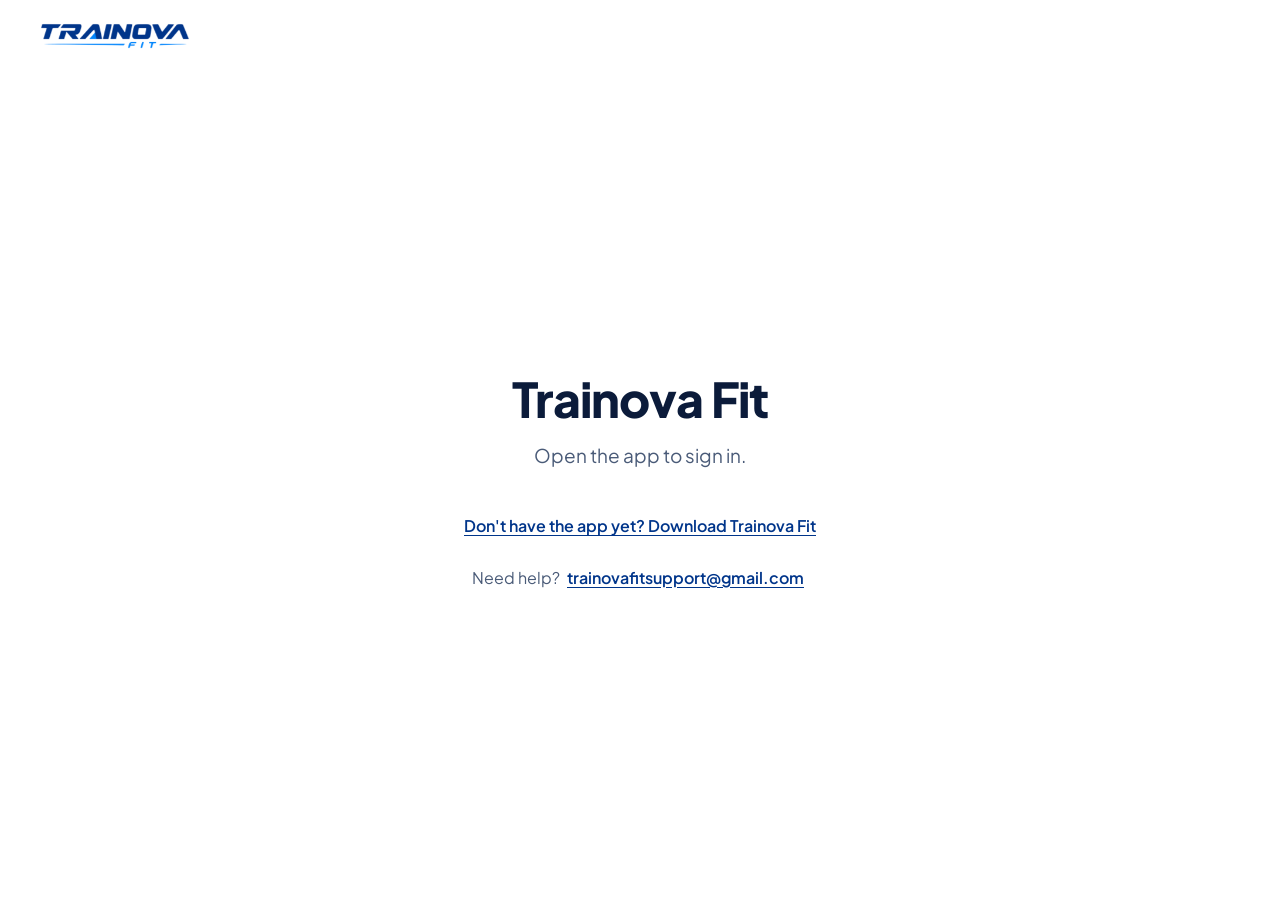
<file: email-confirmed.html>
<!doctype html>
<html lang="en">
<head>
<meta charset="utf-8">
<meta name="viewport" content="width=device-width, initial-scale=1">
<meta name="referrer" content="no-referrer">
<title>Trainova Fit</title>
<meta name="robots" content="noindex">
<meta name="theme-color" content="#FFFFFF" media="(prefers-color-scheme: light)">
<meta name="theme-color" content="#06122B" media="(prefers-color-scheme: dark)">
<link rel="icon" type="image/png" sizes="32x32" href="assets/share/favicon-32.png">
<script>
(function () {
  var d = document.documentElement, t = null;
  try { t = localStorage.getItem('trainova-fit-theme'); } catch (e) {}
  if (t !== 'light' && t !== 'dark') t = matchMedia('(prefers-color-scheme: light)').matches ? 'light' : 'dark';
  d.setAttribute('data-theme', t); d.className += ' js';
})();
</script>
<link rel="preconnect" href="https://fonts.googleapis.com">
<link rel="preconnect" href="https://fonts.gstatic.com" crossorigin>
<link rel="stylesheet" href="https://fonts.googleapis.com/css2?family=Plus+Jakarta+Sans:wght@400;600;800&display=swap">
<link rel="stylesheet" href="css/site.css">
<style>
/* With scripts on, the state text stays hidden until the state is known, so the neutral text never flashes. */
.js:not(.ready) .ec-state { visibility: hidden; }
.ec { min-height: calc(100dvh - 72px); display: grid; align-content: center; justify-items: center; gap: 32px; padding-block: 48px; text-align: center; }
.ec-state { display: grid; gap: 16px; max-width: 34rem; }
.ec h1 { font-size: clamp(32px, 7vw, 48px); }
.ec .lede { margin-inline: auto; font-size: 19px; }
.ec-links { display: grid; justify-items: center; gap: 4px; font-size: 16px; color: var(--text-muted); }
.ec-links p { margin: 0; }
.ec-links a { display: inline-block; padding: 11px 4px; font-weight: 600; }
</style>
</head>
<body>
<header class="hdr"><div class="wrap"><a class="brand" href="./" aria-label="Trainova Fit home"><img class="w-dark" src="assets/brand/wordmark-white.png" alt="Trainova Fit" width="150" height="26"><img class="w-light" src="assets/brand/wordmark-navy.png" alt="" width="150" height="26"></a></div></header>
<main class="wrap ec" id="main">
  <div class="ec-state">
    <h1 id="ec-title">Trainova Fit</h1>
    <p class="lede" id="ec-body">Open the app to sign in.</p>
  </div>
  <div class="ec-links">
    <p><a href="./#download">Don't have the app yet? Download Trainova Fit</a></p>
    <p>Need help? <a href="mailto:trainovafitsupport@gmail.com">trainovafitsupport@gmail.com</a></p>
  </div>
</main>
<script>
/* Reads the redirect params only to pick a fixed text, never shows, stores or sends their values,
   then strips them from the address bar. */
(function () {
  var TEXT = {
    ok: ['Email confirmed', 'Go back to Trainova Fit and sign in with your email and password.'],
    err: ['This link expired or was already used', 'Your email may already be confirmed. Open Trainova Fit and sign in. If the app says your email isn’t confirmed yet, request a new email from the app.']
  };
  try {
    var q = new URLSearchParams(location.search), h = new URLSearchParams(location.hash.slice(1));
    var has = function (k) { return q.has(k) || h.has(k); };
    var s = ['error', 'error_code', 'error_description'].some(has) ? TEXT.err
      : (has('code') || has('access_token')) ? TEXT.ok : null;
    if (s) {
      document.getElementById('ec-title').textContent = s[0];
      document.getElementById('ec-body').textContent = s[1];
      document.title = s[0] + ' | Trainova Fit';
    }
    history.replaceState(null, '', location.pathname);
  } catch (e) {}
  document.documentElement.classList.add('ready');
})();
</script>
</body>
</html>
</file>
<file: css/site.css>
/* Trainova Fit website. Order: tokens, base, components, sections, responsive. */

/* ===== Tokens ===== */
:root, :root[data-theme="dark"] {
  color-scheme: dark;
  --surface-hero: #06122B; --surface-base: #0B1B3A; --surface-raised: #10244A; --surface-deep: #030A1A;
  --text: #F4F8FE; --text-muted: #9FB0CC; --brand-anchor: #04AFFB; --accent: #04AFFB; --link: #04AFFB;
  --border: rgba(244, 248, 254, 0.14); --focus: #04AFFB;
  /* section surfaces (dark map) */
  --bg-hero: #06122B; --bg-how: #0B1B3A; --bg-ex: #10244A; --bg-dl: #06122B; --bg-setup: #0B1B3A;
  --bg-priv: #10244A; --bg-faq: #06122B; --bg-about: #0B1B3A;
  --band: #030A1A; --band-text: #F4F8FE;
  --media: #10244A;
  --c-how: #10244A; --sig-how: #030A1A;
  --c-ex: #0B1B3A; --sel-ex: #06122B;
  --c-rel: #10244A; --c-qr: #0B1B3A; --c-steps: #10244A;
  --c-setup: #10244A; --c-priv: #0B1B3A; --sig-priv: #06122B;
  --c-faq: #0B1B3A; --c-about: #10244A;
  --header-solid: #06122B; --wm: #0F2A5C;
  --btn-bg: #04AFFB; --btn-text: #0B1B3A;
  /* muscle map */
  --m-body: #10244A; --m-body-line: rgba(244, 248, 254, 0.14);
  --m-primary: #04AFFB; --m-secondary: rgba(4, 175, 251, 0.35); --m-secondary-line: #04AFFB; --m-pin-line: #F4F8FE;
  /* phone replicas follow the site theme */
  --ease: cubic-bezier(.22, .61, .36, 1);
  --r-ctl: 8px; --r-card: 16px;
}
:root[data-theme="light"] {
  color-scheme: light;
  --surface-hero: #FFFFFF; --surface-base: #F4F8FE; --surface-raised: #E8F1FD; --surface-deep: #00358A;
  --text: #0B1B3A; --text-muted: #4A5B78; --brand-anchor: #00358A; --accent: #04AFFB; --link: #00358A;
  --border: rgba(11, 27, 58, 0.12); --focus: #00358A;
  --bg-hero: #FFFFFF; --bg-how: #F4F8FE; --bg-ex: #E8F1FD; --bg-dl: #FFFFFF; --bg-setup: #E8F1FD;
  --bg-priv: #F4F8FE; --bg-faq: #FFFFFF; --bg-about: #E8F1FD;
  --band: #00358A; --band-text: #FFFFFF;
  --media: #00358A;
  --c-how: #FFFFFF; --sig-how: #00358A;
  --c-ex: #FFFFFF; --sel-ex: #FFFFFF;
  --c-rel: #00358A; --c-qr: #E8F1FD; --c-steps: #E8F1FD;
  --c-setup: #FFFFFF; --c-priv: #FFFFFF; --sig-priv: #00358A;
  --c-faq: #E8F1FD; --c-about: #00358A;
  --header-solid: #FFFFFF; --wm: #1B4FA0;
  --m-body: #E8F1FD; --m-body-line: rgba(11, 27, 58, 0.12);
  --m-primary: #00358A; --m-secondary: rgba(4, 175, 251, 0.5); --m-secondary-line: #00358A; --m-pin-line: #0B1B3A;
}
@media (prefers-color-scheme: light) {
  :root:not([data-theme]) {
    color-scheme: light;
    --surface-hero: #FFFFFF; --surface-base: #F4F8FE; --surface-raised: #E8F1FD; --surface-deep: #00358A;
    --text: #0B1B3A; --text-muted: #4A5B78; --brand-anchor: #00358A; --link: #00358A;
    --border: rgba(11, 27, 58, 0.12); --focus: #00358A;
    --bg-hero: #FFFFFF; --bg-how: #F4F8FE; --bg-ex: #E8F1FD; --bg-dl: #FFFFFF; --bg-setup: #E8F1FD;
    --bg-priv: #F4F8FE; --bg-faq: #FFFFFF; --bg-about: #E8F1FD;
    --band: #00358A; --media: #00358A;
    --c-how: #FFFFFF; --sig-how: #00358A; --c-ex: #FFFFFF; --sel-ex: #FFFFFF;
    --c-rel: #00358A; --c-qr: #E8F1FD; --c-steps: #E8F1FD; --c-setup: #FFFFFF; --c-priv: #FFFFFF;
    --sig-priv: #00358A; --c-faq: #E8F1FD; --c-about: #00358A; --header-solid: #FFFFFF; --wm: #1B4FA0;
    --m-body: #E8F1FD; --m-body-line: rgba(11, 27, 58, 0.12); --m-primary: #00358A;
    --m-secondary: rgba(4, 175, 251, 0.5); --m-secondary-line: #00358A; --m-pin-line: #0B1B3A;
   
  }
}

/* ===== Base ===== */
*, *::before, *::after { box-sizing: border-box; }
html { scroll-behavior: smooth; scroll-padding-top: 88px; -webkit-text-size-adjust: 100%; }
body {
  margin: 0; background: var(--surface-hero); color: var(--text);
  font: 400 18px/1.6 "Plus Jakarta Sans", system-ui, -apple-system, "Segoe UI", Roboto, sans-serif;
  -webkit-font-smoothing: antialiased; overflow-x: hidden;
}
img, svg { max-width: 100%; }
img { display: block; height: auto; }
h1, h2, h3, p, ul, ol, dl, dd, figure { margin: 0; }
ul, ol { padding: 0; list-style: none; }
a { color: var(--link); text-underline-offset: 3px; }
a:hover { text-decoration-thickness: 2px; }
button { font: inherit; color: inherit; cursor: pointer; }
:focus-visible { outline: 3px solid var(--focus); outline-offset: 3px; border-radius: 6px; }
.band :focus-visible, .s-footer :focus-visible, .sig :focus-visible { outline-color: #04AFFB; }
.skip { position: absolute; left: 16px; top: -60px; background: var(--btn-bg); color: var(--btn-text); padding: 10px 16px; border-radius: 8px; z-index: 100; font-weight: 600; }
.skip:focus { top: 12px; }
.vh { position: absolute; width: 1px; height: 1px; overflow: hidden; clip: rect(0 0 0 0); white-space: nowrap; }
[hidden] { display: none !important; }
.wrap { width: min(1200px, 100% - 48px); margin-inline: auto; }
.mono { font-family: ui-monospace, "SFMono-Regular", Menlo, Consolas, monospace; }

/* ===== Components ===== */
.btn {
  display: inline-flex; align-items: center; justify-content: center; gap: 14px; min-height: 56px; padding: 8px 28px 8px 22px;
  border-radius: var(--r-ctl); background: var(--btn-bg); color: var(--btn-text); font-weight: 800; font-size: 17px;
  text-decoration: none; border: 0; transition: transform .15s var(--ease), opacity .2s;
}
.btn:hover { text-decoration: none; opacity: .92; transform: translateY(-1px); }
.btn:active { transform: scale(.98); }
.btn[aria-disabled="true"] { opacity: .65; cursor: default; }
.btn .dl { width: 20px; height: 20px; flex: none; }
.btn-label { display: grid; gap: 1px; line-height: 1.15; text-align: left; }
.btn-label b { font-size: 17px; font-weight: 800; }
.btn-label small { font-size: 14px; font-weight: 600; }
.link-quiet { font-weight: 600; }
h1, h2, h3 { font-weight: 800; letter-spacing: -.02em; line-height: 1.08; text-wrap: balance; }
p, li, dd { text-wrap: pretty; }
h2 { font-size: clamp(36px, 5.2vw, 64px); max-width: 16ch; }
h3 { font-size: 22px; line-height: 1.25; letter-spacing: -.01em; }
.lede { font-size: 20px; line-height: 1.55; max-width: 680px; color: var(--text-muted); }
.card { background: var(--card, var(--surface-raised)); border: 1px solid var(--border); border-radius: var(--r-card); padding: 28px; }
.card.sig { background: var(--sig); color: #FFFFFF; border-color: transparent; }
.card.sig p { color: rgba(255, 255, 255, .86); }
.num { font-weight: 800; color: var(--brand-anchor); font-variant-numeric: tabular-nums; }
.rule { height: 3px; width: 48px; background: var(--accent); border: 0; border-radius: 2px; }
.section { padding-block: 112px; }
.section-head { display: grid; gap: 20px; margin-bottom: 48px; }
.reveal { opacity: 0; transform: translateY(16px); transition: opacity .5s var(--ease), transform .5s var(--ease); }
.reveal.in { opacity: 1; transform: none; }
.stagger > * { opacity: 0; transform: translateY(16px) scale(.97); transition: opacity .45s var(--ease), transform .45s var(--ease); transition-delay: calc(var(--i, 0) * 70ms); }
.stagger.in > * { opacity: 1; transform: none; }
.steps3.stagger > *, .priv-grid.stagger > *, .proof.stagger > * { transform: translateY(22px); }
.ex-list.stagger > * { transform: translateX(-18px); }
.steps.stagger > * { transform: translateY(12px); }
/* section headings rise through a clip, lede and body follow */
.reveal h2 { clip-path: inset(0 0 100% 0); transform: translateY(28px); transition: clip-path .85s cubic-bezier(.16, 1, .3, 1), transform .85s cubic-bezier(.16, 1, .3, 1); }
.reveal.in h2 { clip-path: inset(-4% -2% -12% -2%); transform: none; }
.reveal .lede { opacity: 0; transition: opacity .6s var(--ease) .25s; }
.reveal.in .lede { opacity: 1; }
html:not(.js) .reveal, html:not(.js) .stagger > *, html:not(.js) .reveal .lede { opacity: 1; transform: none; }
html:not(.js) .reveal h2 { clip-path: none; transform: none; }

/* ===== Header ===== */
.hdr { position: sticky; top: 0; z-index: 50; background: transparent; border-bottom: 1px solid transparent; transition: background .25s var(--ease), border-color .25s var(--ease); }
.hdr.scrolled, .menu-open .hdr { background: var(--header-solid); border-bottom-color: var(--border); }
.hdr .wrap { display: flex; align-items: center; justify-content: space-between; height: 72px; gap: 24px; }
.brand img { height: 26px; width: auto; }
.brand .w-light { display: none; }
:root[data-theme="light"] .brand .w-light { display: block; }
:root[data-theme="light"] .brand .w-dark { display: none; }
@media (prefers-color-scheme: light) {
  :root:not([data-theme]) .brand .w-light { display: block; }
  :root:not([data-theme]) .brand .w-dark { display: none; }
}
.nav ul { display: flex; gap: clamp(16px, 2.2vw, 32px); align-items: center; }
.nav a { color: var(--text); text-decoration: none; font-weight: 600; font-size: 16px; padding: 6px 0; border-bottom: 2px solid transparent; white-space: nowrap; transition: border-color .2s var(--ease); }
.nav a:hover { border-bottom-color: var(--accent); }
.nav a[aria-current="true"] { border-bottom-color: var(--accent); }
.nav a.dl-link { color: var(--link); font-weight: 800; }
.hdr-tools { display: flex; align-items: center; gap: 4px; }
.hdr-releases, .menu-panel a.ext { display: inline-flex; align-items: center; gap: 6px; color: var(--text); font-weight: 600; text-decoration: none; }
.hdr-releases { margin-right: 12px; padding: 6px 0; font-size: 16px; border-bottom: 2px solid transparent; white-space: nowrap; transition: border-color .2s var(--ease); }
.hdr-releases:hover { border-bottom-color: var(--accent); }
.ext-ic { width: 16px; height: 16px; flex: none; fill: none; stroke: currentColor; stroke-width: 2.4; stroke-linecap: round; stroke-linejoin: round; transition: transform .25s var(--ease); }
.hdr-releases:hover .ext-ic, .menu-panel a.ext:hover .ext-ic { transform: translate(2px, -2px); }
.theme-btn, .menu-btn { width: 44px; height: 44px; display: grid; place-items: center; background: none; border: 0; color: var(--text); padding: 0; }
.theme-btn { position: relative; view-transition-name: theme-btn; }
.theme-btn svg { position: absolute; width: 22px; height: 22px; transition: transform .5s cubic-bezier(.16, 1, .3, 1), opacity .3s var(--ease); }
.theme-btn .i-moon { opacity: 1; transform: none; }
.theme-btn .i-sun { opacity: 0; transform: rotate(-90deg) scale(.5); }
:root[data-theme="light"] .theme-btn .i-moon { opacity: 0; transform: rotate(90deg) scale(.5); }
:root[data-theme="light"] .theme-btn .i-sun { opacity: 1; transform: none; }
.menu-btn { display: none; }
.menu-btn svg { width: 24px; height: 24px; }
.menu-panel { display: none; }
::view-transition-old(root), ::view-transition-new(root) { animation-duration: .3s; }
/* the theme button turns on its own while the page crossfades */
::view-transition-old(theme-btn), ::view-transition-new(theme-btn) { mix-blend-mode: normal; }
::view-transition-old(theme-btn) { animation: tb-out .3s cubic-bezier(.16, 1, .3, 1) both; }
::view-transition-new(theme-btn) { animation: tb-in .5s cubic-bezier(.16, 1, .3, 1) both; }
@keyframes tb-out { to { opacity: 0; transform: rotate(-90deg) scale(.5); } }
@keyframes tb-in { from { opacity: 0; transform: rotate(90deg) scale(.5); } }

/* ===== Hero ===== */
.s-hero { background: var(--bg-hero); padding-block: 48px 80px; }
.hero-grid { display: grid; grid-template-columns: repeat(12, 1fr); gap: 24px; align-items: center; }
.hero-copy { grid-column: 1 / span 7; display: grid; gap: 28px; }
.hero-copy h1 { font-size: clamp(40px, 5.6vw, 80px); letter-spacing: -.03em; line-height: 1; text-wrap: balance; }
.hero-copy h1 em { font-style: normal; color: var(--brand-anchor); }
.hero-cta { display: grid; gap: 14px; justify-items: start; }
.hero-meta { display: flex; flex-wrap: wrap; gap: 4px 20px; font-size: 16px; color: var(--text-muted); }
.hero-meta b { color: var(--text); font-weight: 800; margin-left: 4px; }
.hero-media { grid-column: 8 / span 5; display: grid; gap: 0; }
/* the facts rule below is the horizon the phones rise from */
.hero-phones { display: grid; justify-items: center; clip-path: inset(-14% -14% 0 -14%); }
.hero-phones img { width: min(100%, 520px); height: auto; aspect-ratio: 868 / 1186; }
.hero-phones .p-light { display: none; }
:root[data-theme="light"] .hero-phones .p-light { display: block; }
:root[data-theme="light"] .hero-phones .p-dark { display: none; }
@media (prefers-color-scheme: light) {
  :root:not([data-theme]) .hero-phones .p-light { display: block; }
  :root:not([data-theme]) .hero-phones .p-dark { display: none; }
}
.facts { display: grid; grid-template-columns: 1fr 1fr; gap: 0; border-top: 1px solid var(--border); }
.facts div { padding: 18px 16px 18px 0; border-bottom: 1px solid var(--border); }
.facts div:nth-child(2n) { padding-left: 16px; border-left: 1px solid var(--border); }
.facts b { display: block; font-size: 34px; line-height: 1.1; letter-spacing: -.02em; color: var(--brand-anchor); }
.facts span { font-size: 15px; color: var(--text-muted); }
@keyframes rise { from { opacity: 0; transform: translateY(20px); } to { opacity: 1; transform: none; } }
@keyframes phones-rise {
  from { opacity: 0; transform: translateY(38%); }
  30% { opacity: 1; }
  to { opacity: 1; transform: none; }
}
}
.js .hero-media.load > .hero-phones { animation: none; }
.js .hero-phones:not(.ready) img { opacity: 0; }
.js .hero-phones.ready img { animation: phones-rise 1.6s cubic-bezier(.16, 1, .3, 1) .1s both; }
.js .load > * { animation: rise .5s var(--ease) both; animation-delay: calc(var(--i, 0) * 80ms); }

/* ===== Ticker: continuous marquee, pausable ===== */
.s-ticker { background: var(--band); color: #FFFFFF; }
.ticker-row { display: flex; align-items: center; gap: 16px; }
.marquee { flex: 1; min-width: 0; display: flex; overflow: hidden; padding-block: 22px; }
.marquee-track { display: flex; flex: 0 0 auto; align-items: center; justify-content: space-around; min-width: 100%; font-size: clamp(20px, 2.4vw, 28px); font-weight: 800; letter-spacing: -.02em; white-space: nowrap; animation: marquee 32s linear infinite; }
.marquee-track li { display: flex; align-items: center; }
.marquee-track li::after { content: ""; flex: none; width: 8px; height: 8px; border-radius: 50%; background: #04AFFB; margin-inline: clamp(20px, 2.6vw, 36px); }
@keyframes marquee { to { transform: translateX(-100%); } }
.marquee:hover .marquee-track, .marquee.paused .marquee-track { animation-play-state: paused; }
.marquee-toggle { flex: none; width: 44px; height: 44px; display: grid; place-items: center; padding: 0; background: none; border: 0; color: #FFFFFF; opacity: .7; transition: opacity .2s; }
.marquee-toggle:hover, .marquee-toggle:focus-visible { opacity: 1; }
.marquee-toggle svg { width: 18px; height: 18px; stroke: currentColor; stroke-width: 3; stroke-linecap: round; stroke-linejoin: round; fill: none; }
.marquee-toggle .i-play { display: none; fill: currentColor; }
.marquee-toggle[aria-pressed="true"] .i-pause { display: none; }
.marquee-toggle[aria-pressed="true"] .i-play { display: block; }
html:not(.js) .marquee-toggle { display: none; }

/* ===== How it works ===== */
.s-how { background: var(--bg-how); --card: var(--c-how); --sig: var(--sig-how); }
.track { height: 200vh; position: relative; margin-bottom: 48px; }
.stage { position: sticky; top: 72px; height: calc(100vh - 72px); display: grid; grid-template-columns: 5fr 7fr; gap: 24px; align-items: center; }
.notes { display: grid; gap: 4px; }
.notes button { position: relative; width: 100%; text-align: left; background: none; border: 0; border-radius: var(--r-ctl); padding: 12px 16px 12px 36px; font-size: 18px; font-weight: 600; color: var(--text-muted); transition: color .2s, background .2s; }
.notes button::before { content: ""; position: absolute; left: 14px; top: 1.15em; width: 8px; height: 8px; border-radius: 2px; background: var(--border); transition: background .2s; }
.notes button:hover { color: var(--text); }
.notes button[aria-current="step"] { color: var(--text); background: var(--c-how); }
.notes button[aria-current="step"]::before { background: var(--accent); }
.phones { position: relative; height: 100%; min-height: 360px; }
.demo-phone { position: absolute; left: 50%; top: 50%; --s: .3; width: calc(940px * var(--s)); height: calc(2090px * var(--s)); }
.demo-phone .ph { transform: scale(var(--s)); transform-origin: 0 0; }
#demo-a { transform: translate(calc(-50% + var(--ax, 0px)), -50%) scale(var(--as, 1)); }
#demo-b { opacity: var(--bo, 0); transform: translate(calc(-50% + var(--bx, 0px)), calc(-50% + var(--by, 0px))) scale(var(--bs, .96)); pointer-events: none; }
.demo-caption { font-size: 15px; color: var(--text-muted); margin-top: 8px; }
.m-notes { display: none; }
.steps3 { display: grid; grid-template-columns: repeat(3, 1fr); border: 1px solid var(--border); border-radius: var(--r-card); overflow: hidden; background: var(--c-how); }
.steps3 .card { display: grid; gap: 12px; align-content: start; border: 0; border-radius: 0; background: none; padding: 32px; }
.steps3 .card + .card { border-left: 1px solid var(--border); }
.steps3 .card.sig { background: var(--sig); border-left-color: transparent; }
.steps3 .card, .priv-grid .card { transition: background .25s var(--ease); }
.steps3 .card:not(.sig):hover { background: var(--bg-how); }
.steps3 .num { font-size: 56px; line-height: 1; }
.card.sig .num { color: #04AFFB; }
.steps3 a { font-weight: 800; }
.card.sig a { color: #FFFFFF; }
.more { display: grid; grid-template-columns: repeat(3, 1fr); margin-top: 48px; border-top: 1px solid var(--border); }
.more > div { padding: 24px 24px 0 0; display: grid; gap: 8px; align-content: start; }
.more > div + div { padding-left: 24px; border-left: 1px solid var(--border); }
.more h3 { font-size: 19px; }
.more p { font-size: 16px; color: var(--text-muted); }
.more-title { margin-top: 56px; font-size: 22px; }

/* ===== Phone screens (940 x 2090 design space) ===== */
/* Phone A: base image plus one SVG overlay in the same coordinates. Phone B: the result screen image. */
.ph { position: relative; width: 940px; height: 2090px; }
.ph img, .ph .live-overlay { position: absolute; left: 0; top: 0; width: 940px; height: 2090px; display: block; }
.ph .s-light { display: none; }
:root[data-theme="light"] .ph .s-light { display: block; }
:root[data-theme="light"] .ph .s-dark { display: none; }

/* ===== Exercises ===== */
.s-ex { background: var(--bg-ex); --card: var(--c-ex); }
.ex-grid { display: grid; grid-template-columns: repeat(12, 1fr); gap: 24px; align-items: start; }
.ex-list { grid-column: 1 / span 3; display: grid; gap: 8px; }
.ex-list button { position: relative; display: grid; grid-template-columns: 36px 1fr; align-items: center; text-align: left; width: 100%; min-height: 64px; padding: 12px 16px; background: var(--c-ex); border: 1px solid var(--border); border-radius: var(--r-ctl); font-size: 17px; font-weight: 800; letter-spacing: -.01em; transition: opacity .45s var(--ease), transform .45s var(--ease), background .2s, border-color .2s; transition-delay: calc(var(--i, 0) * 70ms), calc(var(--i, 0) * 70ms), 0s, 0s; }
.ex-list button .num { font-size: 15px; }
.ex-list button:hover { border-color: var(--text-muted); }
.ex-list.in button:hover { transform: translateX(4px); }
.ex-list button[aria-selected="true"] { background: var(--sel-ex); border-color: var(--text); }
.ex-list button[aria-selected="true"] .num::after { content: ""; display: inline-block; width: 6px; height: 6px; margin-left: 6px; border-radius: 2px; background: var(--accent); vertical-align: middle; }
.ex-panel { grid-column: 4 / span 9; background: var(--c-ex); border: 1px solid var(--border); border-radius: var(--r-card); padding: 32px; display: grid; grid-template-columns: 1fr 1fr; gap: 32px; transition: opacity .15s var(--ease), transform .15s var(--ease); }
.ex-panel.swap { opacity: 0; transform: scale(.98); }
.ex-info { display: grid; gap: 22px; align-content: start; }
.ex-info h3 { font-size: clamp(28px, 3.4vw, 40px); letter-spacing: -.02em; }
.ex-eq { color: var(--text-muted); font-size: 17px; }
.ex-info h4 { margin: 0 0 10px; font-size: 16px; font-weight: 800; color: var(--text); }
.chips { display: flex; flex-wrap: wrap; gap: 8px; }
.chip { transition: background .15s, border-color .15s, transform .15s var(--ease); display: inline-flex; align-items: center; gap: 10px; min-height: 44px; padding: 6px 14px 6px 12px; background: none; border: 1px solid var(--border); border-radius: var(--r-ctl); font-size: 16px; font-weight: 600; line-height: 1.2; text-align: left; transition: background .15s, border-color .15s; }
.chip:hover { border-color: var(--text-muted); transform: translateY(-1px); }
.chip[aria-pressed="true"] { border-color: var(--text); background: var(--surface-raised); }
.s-ex .chip[aria-pressed="true"] { background: var(--bg-ex); }
.sw { width: 14px; height: 14px; border-radius: 4px; flex: none; }
.sw-p { background: var(--m-primary); }
.sw-s { background: var(--m-secondary); border: 1px solid var(--m-secondary-line); }
.sw-n { border: 1.5px dashed var(--text-muted); }
.map-key { display: flex; flex-wrap: wrap; gap: 6px 18px; font-size: 14px; color: var(--text-muted); }
.map-key span { display: inline-flex; align-items: center; gap: 8px; }
.faults { display: grid; gap: 4px; }
.faults li { padding: 8px 0; border-bottom: 1px solid var(--border); font-weight: 600; font-size: 17px; }
.ex-live { min-height: 1.6em; font-size: 16px; color: var(--text-muted); }
.ex-map { display: grid; justify-items: center; gap: 12px; align-content: start; }
.atlas-toggle { display: none; gap: 8px; }
.atlas-toggle button { min-height: 44px; padding: 0 20px; border-radius: var(--r-ctl); background: none; border: 1px solid var(--border); font-weight: 600; }
.atlas-toggle button[aria-pressed="true"] { background: var(--text); color: var(--c-ex); border-color: var(--text); }
.atlas-pair { display: grid; grid-template-columns: 1fr 1fr; gap: 12px; width: 100%; }
.atlas-fig { position: relative; min-width: 0; }
.atlas-box { position: relative; width: 100%; aspect-ratio: 596 / 1133; }
.atlas-box svg { width: 100%; height: 100%; display: block; }
.atlas-fig figcaption { text-align: center; font-size: 14px; color: var(--text-muted); margin-top: 6px; }
.atlas-svg path, .atlas-svg g { fill: var(--m-body); stroke: var(--m-body-line); stroke-width: .6; pointer-events: none; }
.atlas-svg g { fill: none; stroke: none; }
.atlas-svg #underlayer { display: none; }
.atlas-svg .atlas-skip { display: none; }
.atlas-svg .is-p, .atlas-svg .is-p path { fill: var(--m-primary); stroke: var(--m-primary); stroke-width: .6; pointer-events: all; cursor: pointer; }
.atlas-svg .is-s, .atlas-svg .is-s path { fill: var(--m-secondary); stroke: var(--m-secondary-line); stroke-width: .9; pointer-events: all; cursor: pointer; }
.atlas-svg .pin-top, .atlas-svg .pin-top * { pointer-events: none; }
.atlas-svg .pin-clone, .atlas-svg .pin-clone * { fill: none !important; stroke: var(--m-pin-line) !important; stroke-width: 2.4px !important; vector-effect: non-scaling-stroke; }
.pin-tag { position: absolute; z-index: 2; max-width: 160px; width: max-content; display: grid; gap: 2px; padding: 8px 12px; background: var(--surface-base); color: var(--text); border: 1px solid var(--border); border-radius: 8px; font-size: 14px; line-height: 1.25; pointer-events: none; opacity: 0; transform: scale(.96); transition: opacity .2s var(--ease), transform .2s var(--ease); }
.pin-tag.on { opacity: 1; transform: none; }
.pin-tag b { display: flex; align-items: center; gap: 8px; font-weight: 800; }
.pin-tag span { color: var(--text-muted); font-size: 14px; }

/* ===== Proof ===== */
.s-proof { background: var(--band); color: #FFFFFF; padding-block: 80px; }
.proof { display: grid; grid-template-columns: repeat(4, 1fr); gap: 24px; }
.proof div { position: relative; display: grid; gap: 6px; padding-top: 16px; }
.proof div::before { content: ""; position: absolute; left: 0; top: 0; width: 100%; height: 2px; background: #04AFFB; transform: scaleX(0); transform-origin: left; transition: transform .9s cubic-bezier(.16, 1, .3, 1) calc(var(--i, 0) * 120ms + 150ms); }
.proof.in div::before { transform: none; }
html:not(.js) .proof div::before { transform: none; }
.proof b { font-size: clamp(48px, 6vw, 88px); line-height: 1; letter-spacing: -.03em; color: #04AFFB; font-weight: 800; font-variant-numeric: tabular-nums; }
.proof div > span { font-size: 17px; color: #FFFFFF; max-width: 26ch; }

/* ===== Download ===== */
.s-dl { background: var(--bg-dl); }
.dl-grid { display: grid; grid-template-columns: repeat(12, 1fr); gap: 24px; align-items: stretch; }
.rel { grid-column: 1 / span 7; background: var(--c-rel); color: #FFFFFF; border-radius: var(--r-card); padding: 36px; display: grid; gap: 22px; align-content: start; }
.rel h3 { font-size: 28px; }
.rel .specs { display: flex; flex-wrap: wrap; gap: 8px 28px; font-size: 16px; color: rgba(255, 255, 255, .82); }
.rel .specs b { color: #FFFFFF; font-weight: 800; margin-left: 6px; }
.rel .whats { font-size: 17px; color: rgba(255, 255, 255, .9); }
.rel .whats strong { display: block; color: #FFFFFF; font-size: 16px; font-weight: 800; margin-bottom: 4px; }
.rel .sha { display: flex; flex-wrap: wrap; gap: 8px 12px; align-items: center; font-size: 14px; color: rgba(255, 255, 255, .82); }
.rel .sha .mono { word-break: break-all; }
.rel a:not(.btn) { color: #FFFFFF; }
.rel .copy { min-height: 44px; padding: 0 16px; border-radius: var(--r-ctl); background: none; border: 1px solid rgba(255, 255, 255, .4); color: #FFFFFF; font-size: 14px; font-weight: 600; transition: transform .25s var(--ease); }
.rel .copy.pop { transform: scale(1.06); border-color: #04AFFB; }
.rel ul { display: grid; gap: 6px; font-size: 15px; }
.rel ul li { display: flex; justify-content: space-between; gap: 16px; border-top: 1px solid rgba(255, 255, 255, .2); padding-top: 6px; }
.rel .links { display: flex; flex-wrap: wrap; gap: 8px 24px; font-weight: 600; }
.qr { grid-column: 8 / span 5; background: var(--c-qr); border: 1px solid var(--border); border-radius: var(--r-card); padding: 32px; display: grid; justify-items: center; align-content: center; gap: 20px; text-align: center; }
.qr img { width: 208px; height: 208px; border-radius: var(--r-ctl); }
.qr p { font-size: 17px; max-width: 28ch; }
.qr strong { display: block; font-size: 20px; }
.install { margin-top: 24px; display: grid; grid-template-columns: repeat(12, 1fr); gap: 24px; }
.install-intro { grid-column: 1 / span 5; display: grid; gap: 16px; align-content: start; }
.install-intro h3 { font-size: clamp(28px, 3.4vw, 40px); }
.steps { grid-column: 6 / span 7; background: var(--c-steps); border: 1px solid var(--border); border-radius: var(--r-card); padding: 12px 32px; counter-reset: s; }
.steps li { display: grid; grid-template-columns: 48px 1fr; gap: 16px; padding: 22px 0; border-bottom: 1px solid var(--border); }
.steps li:last-child { border-bottom: 0; }
.steps .num { font-size: 32px; line-height: 1; }
.steps h4 { margin: 0 0 6px; font-size: 20px; letter-spacing: -.01em; }
.steps p { font-size: 17px; }
.steps .note { color: var(--text-muted); font-size: 16px; margin-top: 6px; }
.stuck { grid-column: 1 / -1; background: var(--c-steps); border: 1px solid var(--border); border-radius: var(--r-card); padding: 8px 32px; }
.stuck summary { cursor: pointer; padding: 20px 0; font-size: 22px; font-weight: 800; list-style: none; display: flex; justify-content: space-between; gap: 16px; align-items: center; }
.stuck dl { display: grid; grid-template-columns: 1fr 1fr; gap: 0 40px; padding-bottom: 20px; }
.stuck dl > div { padding: 14px 0; border-top: 1px solid var(--border); }
.stuck dt { font-weight: 800; margin-bottom: 4px; }
.stuck dd { font-size: 16px; color: var(--text-muted); }

/* ===== Setup ===== */
.s-setup { background: var(--bg-setup); }
.setup-grid { display: grid; grid-template-columns: repeat(12, 1fr); gap: 24px; align-items: center; }
.setup-card { grid-column: 1 / span 6; background: var(--c-setup); border: 1px solid var(--border); border-radius: var(--r-card); padding: 20px 36px; }
.setup-card { display: grid; gap: 4px; }
.setup-card li { padding: 14px 0; font-size: 17px; }
.setup-card li b { display: block; font-size: 19px; margin-bottom: 2px; }
.setup-fig { grid-column: 7 / span 6; }
.setup-svg { width: 100%; height: auto; display: block; }
.su-panel { fill: #0B1630; stroke: rgba(244, 247, 255, .14); }
.su-floor { fill: #5A6B95; }
.su-t1 { fill: #F4F7FF; }
.su-t2 { fill: #C9D3EA; }
.su-dim { stroke: #7FB6FF; fill: none; }
:root[data-theme="light"] .su-panel { fill: #0B1B3A; }
.setup-svg .su-kp, .setup-svg .su-cone { opacity: 0; transition: opacity .6s var(--ease) .4s; }
.setup-svg.in .su-kp, .setup-svg.in .su-cone { opacity: 1; }
html:not(.js) .setup-svg .su-kp, html:not(.js) .setup-svg .su-cone { opacity: 1; }

/* ===== Privacy ===== */
.s-priv { background: var(--bg-priv); --card: var(--c-priv); --sig: var(--sig-priv); }
.priv-grid { display: grid; grid-template-columns: repeat(3, 1fr); border: 1px solid var(--border); border-radius: var(--r-card); overflow: hidden; background: var(--c-priv); align-items: stretch; }
.priv-grid .card { display: grid; gap: 14px; align-content: start; border: 0; border-radius: 0; background: none; padding: 32px; }
.priv-grid .card + .card { border-left: 1px solid var(--border); }
.priv-grid .card.sig { background: var(--sig); border-left-color: transparent; }
.priv-grid .card:not(.sig):hover { background: var(--bg-priv); }
.priv-grid ul { display: grid; gap: 12px; }
.priv-grid li { font-size: 16.5px; line-height: 1.55; padding-top: 12px; border-top: 1px solid var(--border); }
.priv-grid .sig li { border-top-color: rgba(255, 255, 255, .22); color: rgba(255, 255, 255, .9); }
.priv-grid li b { font-weight: 800; }

/* ===== FAQ ===== */
.s-faq { background: var(--bg-faq); }
.faq { background: var(--c-faq); border: 1px solid var(--border); border-radius: var(--r-card); padding: 8px 36px; max-width: 900px; }
.faq details { border-bottom: 1px solid var(--border); transition: background .25s var(--ease); }
.faq summary:hover { color: var(--brand-anchor); }
.faq details[open] { background: var(--bg-faq); margin-inline: calc(var(--pad, 36px) * -1); padding-inline: var(--pad, 36px); }
.faq details:last-child { border-bottom: 0; }
.faq summary { list-style: none; cursor: pointer; display: flex; justify-content: space-between; align-items: center; gap: 16px; padding: 22px 0; font-size: 20px; font-weight: 800; letter-spacing: -.01em; }
.faq summary::-webkit-details-marker, .stuck summary::-webkit-details-marker { display: none; }
.faq summary::after, .stuck summary::after { content: ""; flex: none; width: 10px; height: 10px; border-right: 2.5px solid var(--text); border-bottom: 2.5px solid var(--text); transform: rotate(45deg) translateY(-2px); transition: transform .3s var(--ease); }
.faq details[open] summary::after, .stuck[open] summary::after { transform: rotate(-135deg) translateY(-2px); }
.faq .ans { padding: 0 0 24px; display: grid; gap: 12px; max-width: 760px; font-size: 17.5px; }
.faq details[open] .ans { animation: drop .35s var(--ease); }
@keyframes drop { from { opacity: 0; transform: translateY(-8px); } to { opacity: 1; transform: none; } }

/* ===== About ===== */
.s-about { background: var(--bg-about); --card: var(--c-about); }
.about-grid { display: grid; grid-template-columns: repeat(12, 1fr); gap: 24px; align-items: center; }
.about-text { grid-column: 1 / span 7; display: grid; gap: 20px; font-size: 19px; max-width: 680px; }
.about-card { grid-column: 9 / span 4; background: var(--c-about); border: 1px solid var(--border); border-radius: var(--r-card); padding: 28px; display: grid; justify-items: center; }
.about-card img { width: 100%; max-width: 240px; }

/* ===== Footer ===== */
.s-footer { background: var(--band); color: #FFFFFF; padding: 72px 0 40px; }
.s-footer a { color: #04AFFB; }
.wm { display: block; width: 100%; aspect-ratio: 2048 / 355; background: var(--wm); -webkit-mask: url("../assets/brand/wordmark-navy.png") center / contain no-repeat; mask: url("../assets/brand/wordmark-navy.png") center / contain no-repeat; margin-bottom: 56px; }
.foot-grid { display: grid; grid-template-columns: 1.2fr 1fr 1fr; gap: 32px; font-size: 16px; }
.foot-grid h3 { font-size: 17px; color: #FFFFFF; margin-bottom: 12px; }
.foot-grid ul { display: grid; gap: 8px; }
.foot-grid p { color: rgba(255, 255, 255, .86); }
.credit { margin-top: 40px; padding-top: 24px; border-top: 1px solid rgba(255, 255, 255, .2); display: grid; gap: 8px; font-size: 14.5px; color: rgba(255, 255, 255, .82); }

/* ===== 404 ===== */
.nf { min-height: 60vh; display: grid; align-content: center; gap: 24px; padding-block: 96px; }
.nf h1 { font-size: clamp(56px, 10vw, 140px); letter-spacing: -.04em; }

/* ===== Responsive ===== */
@media (max-width: 1023px) {
  .section { padding-block: 72px; }
  .hero-copy, .hero-media { grid-column: 1 / -1; }
  .hero-media { max-width: 520px; width: 100%; margin-inline: auto; }
  .steps3, .priv-grid { grid-template-columns: 1fr; }
  .steps3 .card + .card, .priv-grid .card + .card { border-left: 0; border-top: 1px solid var(--border); }
  .priv-grid .card.sig, .steps3 .card.sig { border-top-color: transparent; }
  .ex-list, .ex-panel, .rel, .qr, .install-intro, .steps, .setup-card, .setup-fig, .about-text, .about-card { grid-column: 1 / -1; }
  .ex-list { display: flex; overflow-x: auto; gap: 8px; padding-bottom: 8px; scroll-snap-type: x proximity; }
  .ex-list button { flex: none; width: auto; min-height: 52px; scroll-snap-align: start; }
  .ex-panel { grid-template-columns: 1fr; }
  .atlas-toggle { display: flex; }
  .atlas-pair { grid-template-columns: 1fr; max-width: 300px; }
  .stuck dl { grid-template-columns: 1fr; }
  .proof { grid-template-columns: 1fr 1fr; row-gap: 40px; }
  .about-card { max-width: 320px; }
  .foot-grid { grid-template-columns: 1fr 1fr; }
}
@media (min-width: 1024px) { .atlas-pair #fig-front, .atlas-pair #fig-back { display: block !important; } }
@media (max-width: 899px) {
  .nav { display: none; }
  .menu-btn { display: grid; }
  .hdr-releases { display: none; }
  .menu-panel { position: absolute; left: 0; right: 0; top: 72px; max-height: calc(100dvh - 72px); overflow-y: auto; overscroll-behavior: contain; background: var(--header-solid); border-bottom: 1px solid var(--border); padding: 8px max(16px, env(safe-area-inset-left)) max(24px, env(safe-area-inset-bottom)); }
  .menu-panel.open { display: block; }
  .menu-panel a { display: block; padding: 16px 4px; color: var(--text); font-weight: 600; font-size: 19px; text-decoration: none; border-bottom: 1px solid var(--border); opacity: 0; transform: translateY(-8px); animation: drop .35s var(--ease) forwards; animation-delay: calc(var(--i, 0) * 40ms); }
  .menu-panel a.ext { display: flex; justify-content: space-between; }
  .menu-panel a.dl-link { margin-top: 16px; padding: 14px 20px; text-align: center; border: 0; border-radius: var(--r-ctl); background: var(--btn-bg); color: var(--btn-text); font-weight: 800; }
  html.menu-open body { overflow: hidden; }
}
@media (max-width: 767px) {
  .wrap { width: min(1200px, 100% - 32px); }
  .section { padding-block: 56px; }
  body { font-size: 17px; }
  .s-hero { padding-block: 40px 48px; }
  .track { height: auto; margin-bottom: 32px; }
  .stage { position: static; height: auto; display: block; }
  .notes { display: none; }
  .phones { height: auto; min-height: 0; display: grid; gap: 32px; justify-items: center; }
  .demo-phone { position: relative; left: auto; top: auto; transform: none !important; opacity: 1 !important; }
  .phones > div { display: grid; gap: 10px; justify-items: center; }
  .m-notes { display: grid; gap: 8px; width: 100%; max-width: 380px; font-size: 16px; }
  .m-notes li { padding-top: 8px; border-top: 1px solid var(--border); }
  .m-div { width: 100%; max-width: 380px; height: 1px; background: var(--border); }
  .more, .proof, .foot-grid { grid-template-columns: 1fr; }
  .more > div + div { padding-left: 0; border-left: 0; padding-top: 24px; border-top: 1px solid var(--border); margin-top: 24px; }
  .qr { display: none; }
  .rel { padding: 24px; }
  .steps, .stuck, .faq, .setup-card { padding-inline: 20px; --pad: 20px; }
  .ex-panel { padding: 20px; }
  .card { padding: 22px; }
}
@media (max-width: 479px) { .facts b { font-size: 28px; } }
@media (min-width: 768px) { .m-div { display: none; } .phones > div { display: contents; } .m-notes { display: none; } }
@media (prefers-reduced-motion: reduce) {
  html { scroll-behavior: auto; }
  *, *::before, *::after { animation: none !important; transition: none !important; }
  .reveal, .stagger > *, .js .load > * { opacity: 1 !important; transform: none !important; }
  .menu-panel a { opacity: 1 !important; transform: none !important; }
  .js .hero-phones:not(.ready) img { opacity: 1; }
  .reveal h2 { clip-path: none !important; }
  .reveal .lede { opacity: 1 !important; }
  .proof div::before { transform: none !important; }
  .marquee { flex-wrap: wrap; justify-content: center; padding-block: 24px; }
  .marquee-track { flex-wrap: wrap; justify-content: center; white-space: normal; min-width: 0; gap: 4px 0; }
  .marquee-track[aria-hidden="true"], .marquee-toggle { display: none; }
  .setup-svg .su-kp, .setup-svg .su-cone { opacity: 1; }
}
</file>
